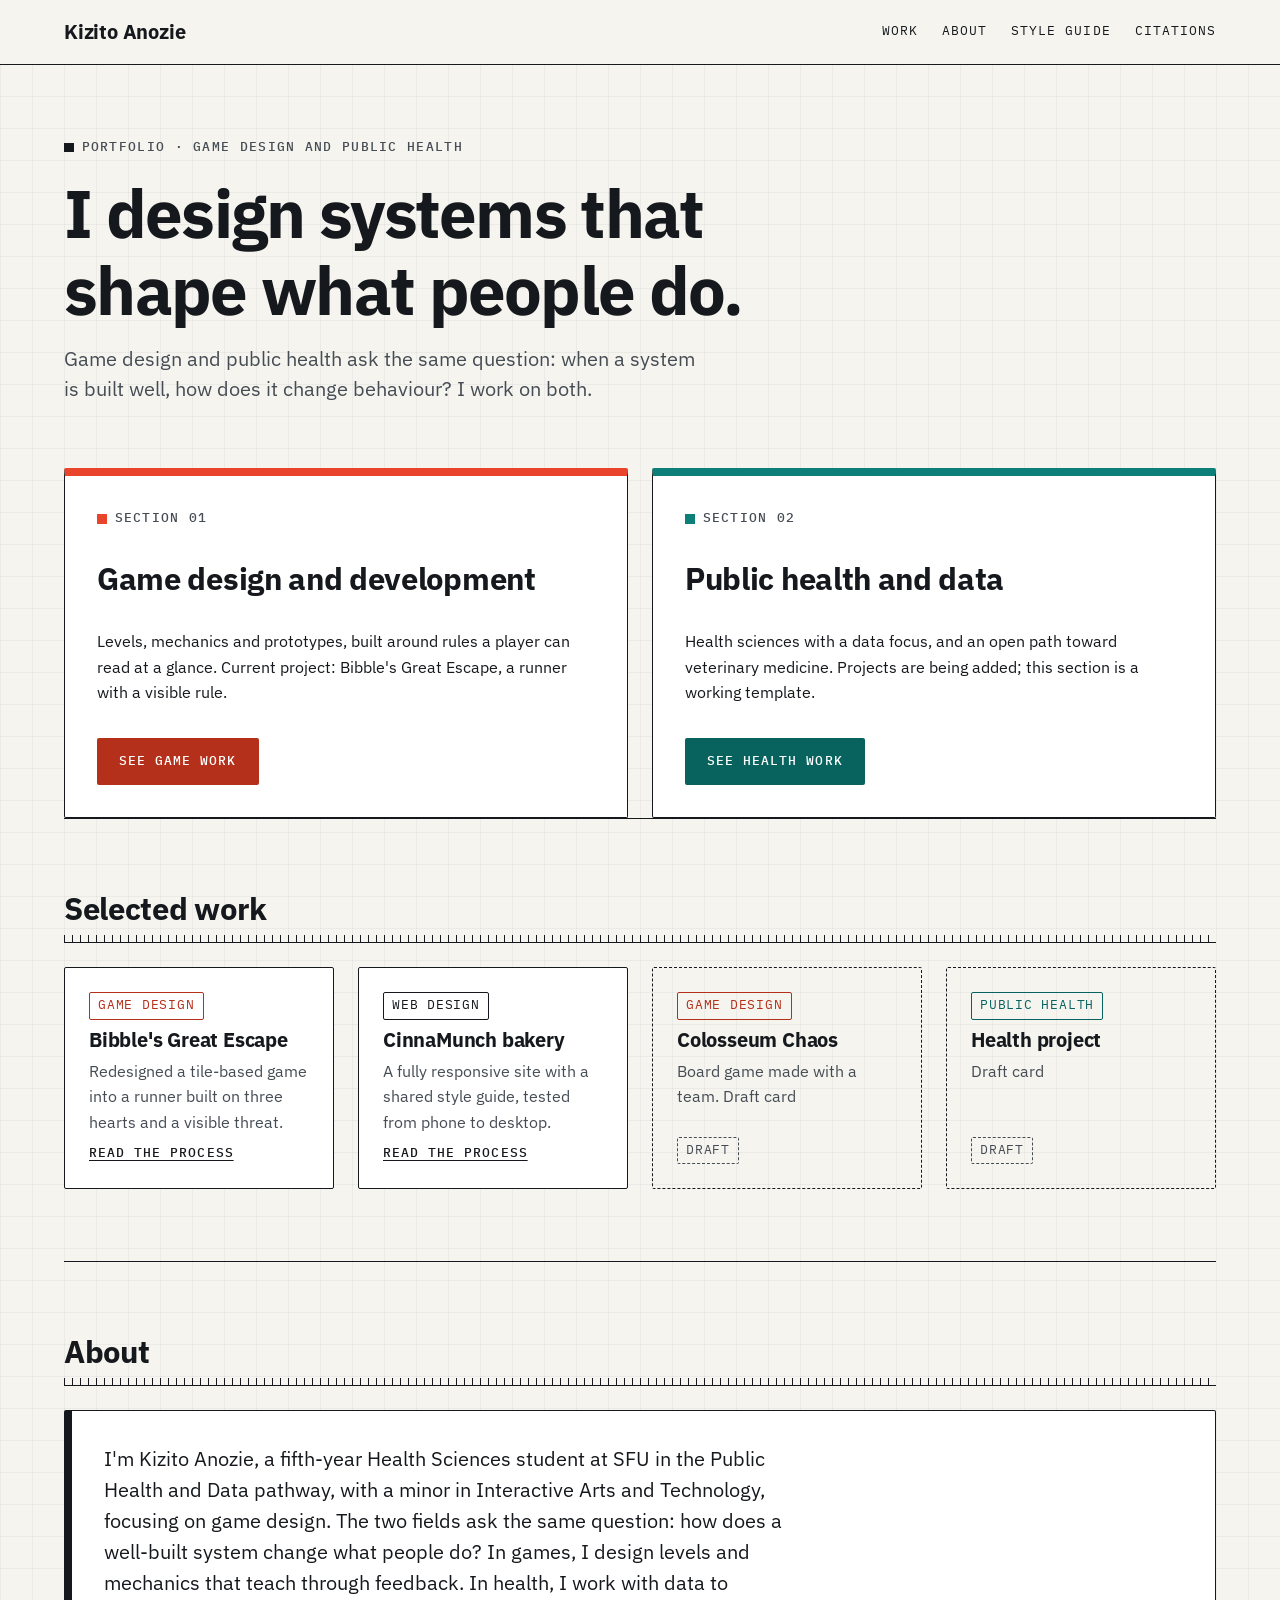
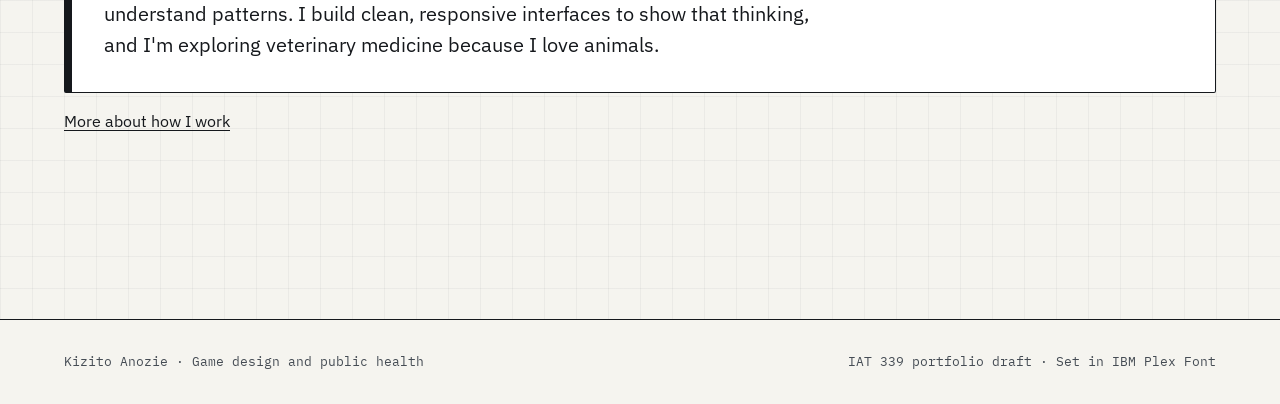
<file: index.html>
<!DOCTYPE html>
<html lang="en">
  <head>
    <meta charset="utf-8">
    <meta name="viewport" content="width=device-width, initial-scale=1.0">
    <title>Kizito Anozie | Game design and public health</title>
    <meta name="description" content="Portfolio of Kizito Anozie: game design and development, public health and data.">
    <link rel="stylesheet" href="css/fonts.css">
    <link rel="stylesheet" href="css/main.css">
  </head>
  <body class="">
    <a class="skip-link" href="#main">Skip to main content</a>
    <header class="site-header">
      <div class="wrap">
        <a class="brand" href="index.html">Kizito Anozie</a>
        <nav aria-label="Main">
          <ul class="nav-list">
            <li><a href="index.html#work">Work</a></li>
            <li><a href="about.html">About</a></li>
            <li><a href="styleguide.html">Style guide</a></li>
            <li><a href="citations.html">Citations</a></li>
          </ul>
        </nav>
      </div>
    </header>
    <main id="main">

      <section class="hero wrap" aria-labelledby="hero-title">
        <p class="eyebrow">Portfolio · Game design and public health</p>
        <h1 id="hero-title">I design systems that shape what people do.</h1>
        <p class="lede">Game design and public health ask the same question: when a system is built well, how does it change behaviour? I work on both.</p>
      </section>

      <section class="wrap" aria-label="Choose a section">
        <div class="doors">
          <article class="door door--game theme-game">
            <p class="eyebrow">Section 01</p>
            <h2>Game design and development</h2>
            <p>Levels, mechanics and prototypes, built around rules a player can read at a glance. Current project: Bibble's Great Escape, a runner with a visible rule.</p>
            <div class="btn-row"><a class="btn btn--game" href="project-bibble.html">See game work</a></div>
          </article>
          <article class="door door--health theme-health">
            <p class="eyebrow">Section 02</p>
            <h2>Public health and data</h2>
            <p>Health sciences with a data focus, and an open path toward veterinary medicine. Projects are being added; this section is a working template.</p>
            <div class="btn-row"><a class="btn btn--health" href="#work">See health work</a></div>
          </article>
        </div>
      </section>

      <section class="section wrap" id="work" aria-labelledby="work-title">
        <h2 class="ruler" id="work-title">Selected work</h2>
        <div class="auto-grid">
          <article class="card">
            <span class="tag tag--game">Game design</span>
            <h3>Bibble's Great Escape</h3>
            <p>Redesigned a tile-based game into a runner built on three hearts and a visible threat.</p>
            <a class="card__link" href="project-bibble.html">Read the process</a>
          </article>
          <article class="card">
            <span class="tag">Web design</span>
            <h3>CinnaMunch bakery</h3>
            <p>A fully responsive site with a shared style guide, tested from phone to desktop.</p>
            <a class="card__link" href="project-cinnamunch.html">Read the process</a>
          </article>
          <article class="card card--draft">
            <span class="tag tag--game">Game design</span>
            <h3>Colosseum Chaos</h3>
            <p>Board game made with a team. Draft card</p>
            <span class="tag tag--draft">Draft</span>
          </article>
          <article class="card card--draft">
            <span class="tag tag--health">Public health</span>
            <h3>Health project</h3>
            <p>Draft card</p>
            <span class="tag tag--draft">Draft</span>
          </article>
        </div>
      </section>

      <section class="section wrap" aria-labelledby="bio-title">
        <h2 class="ruler" id="bio-title">About</h2>
        <div class="bio">
          <p>I'm Kizito Anozie, a fifth-year Health Sciences student at SFU in the Public Health and Data pathway, with a minor in Interactive Arts and Technology, focusing on game design. The two fields ask the same question: how does a well-built system change what people do? In games, I design levels and mechanics that teach through feedback. In health, I work with data to understand patterns. I build clean, responsive interfaces to show that thinking, and I'm exploring veterinary medicine because I love animals.</p>
        </div>
        <p style="margin-top: var(--s3);"><a href="about.html">More about how I work</a></p>
      </section>
    </main>
    <footer class="site-footer">
      <div class="wrap">
        <p>Kizito Anozie · Game design and public health</p>
        <p>IAT 339 portfolio draft · Set in IBM Plex Font</p>
      </div>
    </footer>
  </body>
</html>
</file>
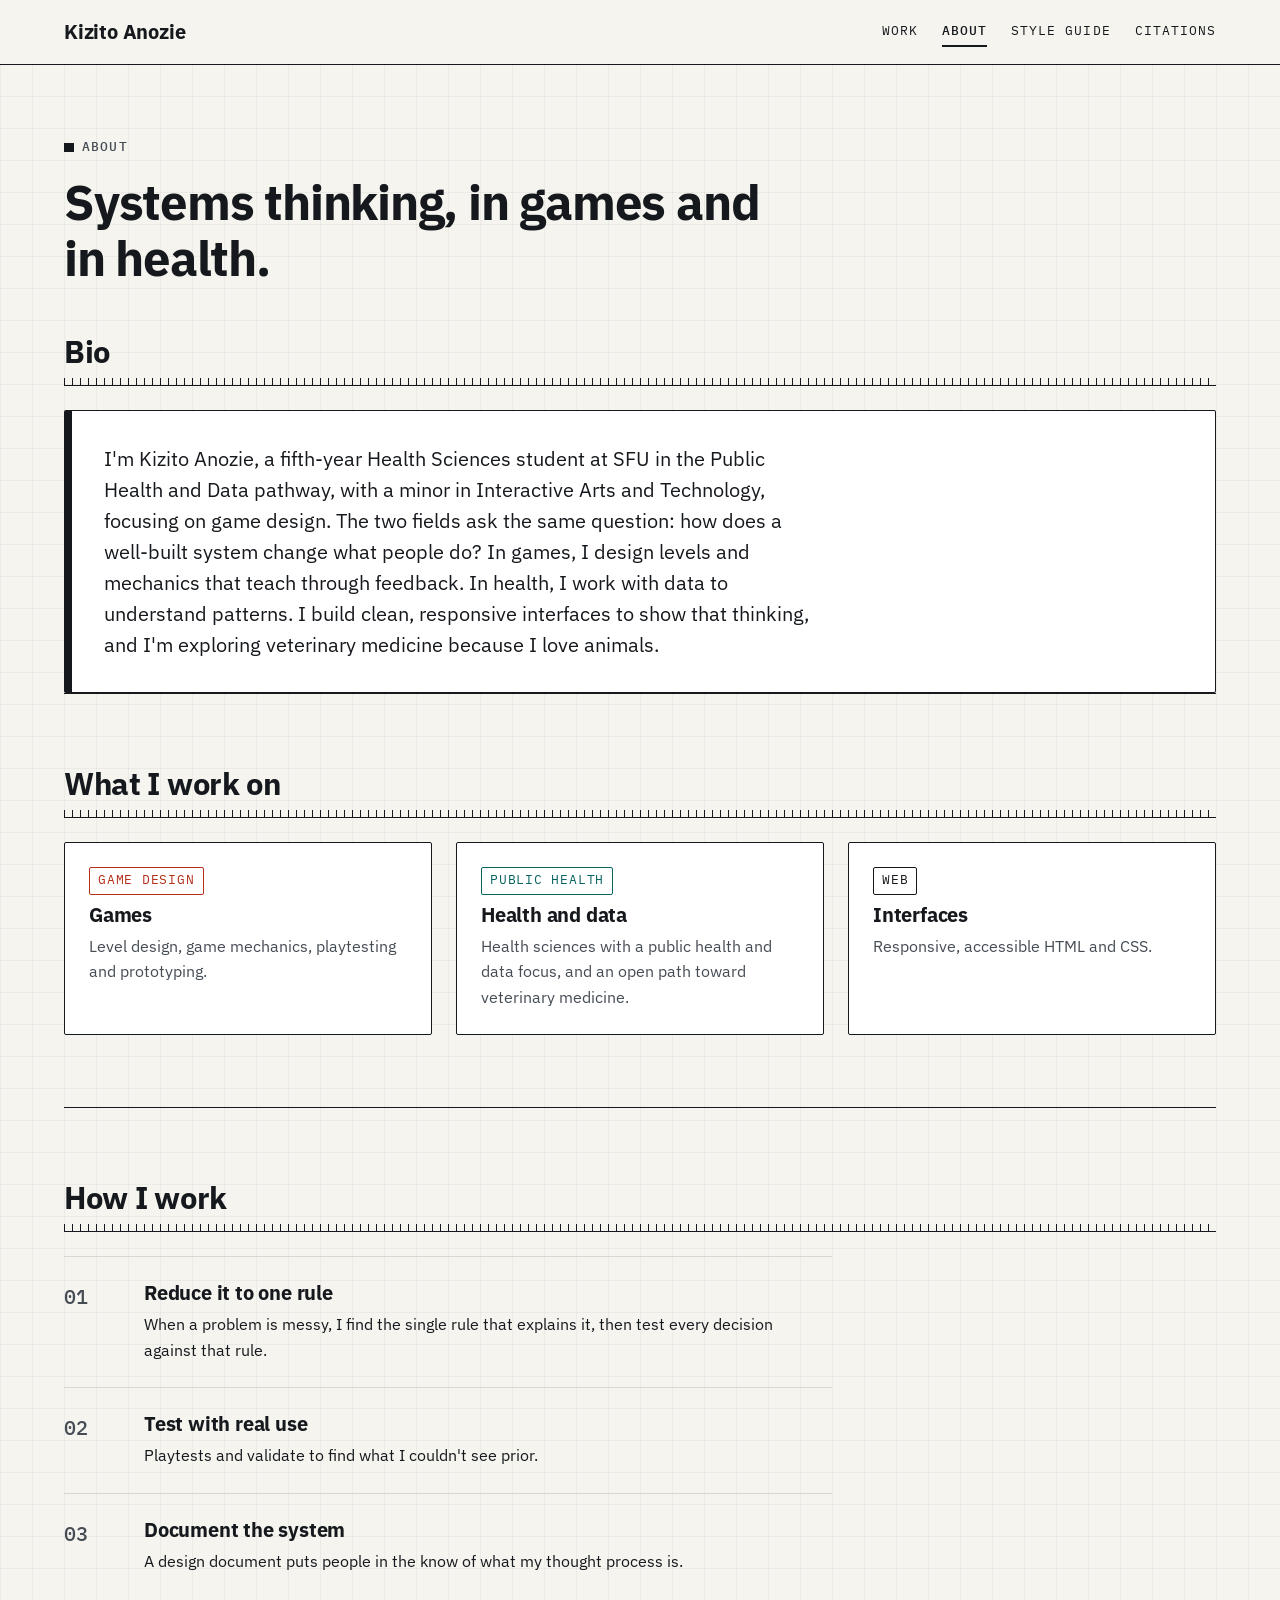
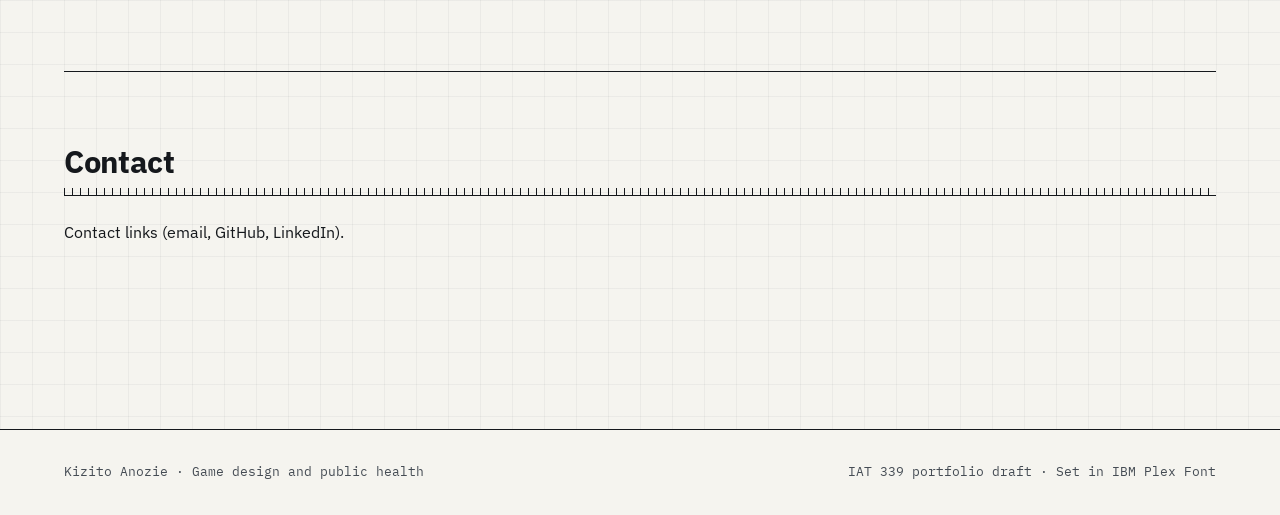
<file: about.html>
<!DOCTYPE html>
<html lang="en">
  <head>
    <meta charset="utf-8">
    <meta name="viewport" content="width=device-width, initial-scale=1.0">
    <title>About | Kizito Anozie</title>
    <meta name="description" content="About Kizito Anozie: bio and how I work.">
    <link rel="stylesheet" href="css/fonts.css">
    <link rel="stylesheet" href="css/main.css">
  </head>
  <body class="">
    <a class="skip-link" href="#main">Skip to main content</a>
    <header class="site-header">
      <div class="wrap">
        <a class="brand" href="index.html">Kizito Anozie</a>
        <nav aria-label="Main">
          <ul class="nav-list">
            <li><a href="index.html#work">Work</a></li>
            <li><a href="about.html" aria-current="page">About</a></li>
            <li><a href="styleguide.html">Style guide</a></li>
            <li><a href="citations.html">Citations</a></li>
          </ul>
        </nav>
      </div>
    </header>
    <main id="main">

      <section class="page-title wrap" aria-labelledby="page-title">
        <p class="eyebrow">About</p>
        <h1 id="page-title">Systems thinking, in games and in health.</h1>
      </section>

      <section class="wrap" aria-labelledby="bio-title">
        <h2 class="ruler" id="bio-title">Bio</h2>
        <div class="bio">
          <p>I'm Kizito Anozie, a fifth-year Health Sciences student at SFU in the Public Health and Data pathway, with a minor in Interactive Arts and Technology, focusing on game design. The two fields ask the same question: how does a well-built system change what people do? In games, I design levels and mechanics that teach through feedback. In health, I work with data to understand patterns. I build clean, responsive interfaces to show that thinking, and I'm exploring veterinary medicine because I love animals.</p>
        </div>
      </section>

      <section class="section wrap" aria-labelledby="skills-title">
        <h2 class="ruler" id="skills-title">What I work on</h2>
        <div class="auto-grid">
          <article class="card theme-game">
            <span class="tag tag--game">Game design</span>
            <h3>Games</h3>
            <p>Level design, game mechanics, playtesting and prototyping.</p>
          </article>
          <article class="card theme-health">
            <span class="tag tag--health">Public health</span>
            <h3>Health and data</h3>
            <p>Health sciences with a public health and data focus, and an open path toward veterinary medicine.</p>
          </article>
          <article class="card">
            <span class="tag">Web</span>
            <h3>Interfaces</h3>
            <p>Responsive, accessible HTML and CSS.</p>
          </article>
        </div>
      </section>

      <section class="section wrap" aria-labelledby="how-title">
        <h2 class="ruler" id="how-title">How I work</h2>
        <ol class="steps analysis">
          <li><div><h3>Reduce it to one rule</h3><p>When a problem is messy, I find the single rule that explains it, then test every decision against that rule.</p></div></li>
          <li><div><h3>Test with real use</h3><p>Playtests and validate to find what I couldn't see prior.</p></div></li>
          <li><div><h3>Document the system</h3><p>A design document puts people in the know of what my thought process is.</p></div></li>
        </ol>
      </section>

      <section class="section wrap" aria-labelledby="contact-title">
        <h2 class="ruler" id="contact-title">Contact</h2>
        <p>Contact links (email, GitHub, LinkedIn).</p>
      </section>
    </main>
    <footer class="site-footer">
      <div class="wrap">
        <p>Kizito Anozie · Game design and public health</p>
        <p>IAT 339 portfolio draft · Set in IBM Plex Font</p>
      </div>
    </footer>
  </body>
</html>
</file>
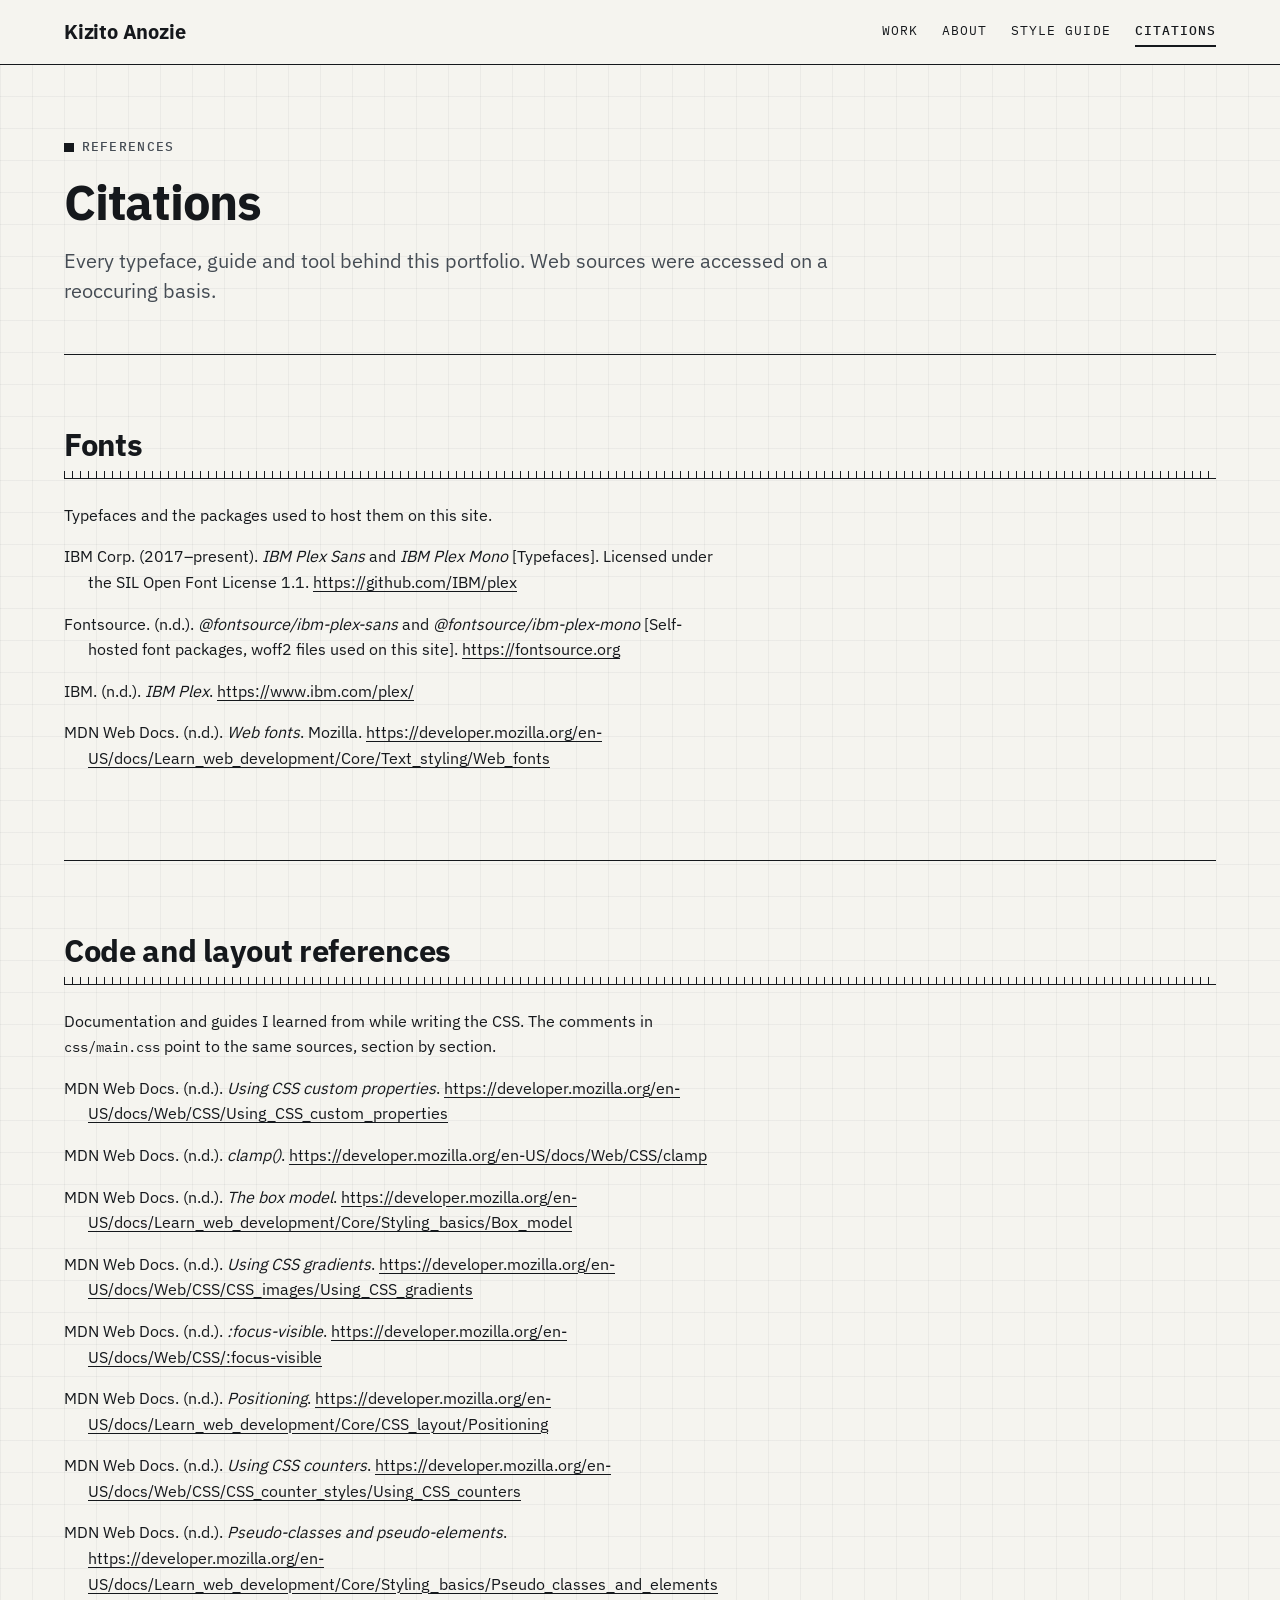
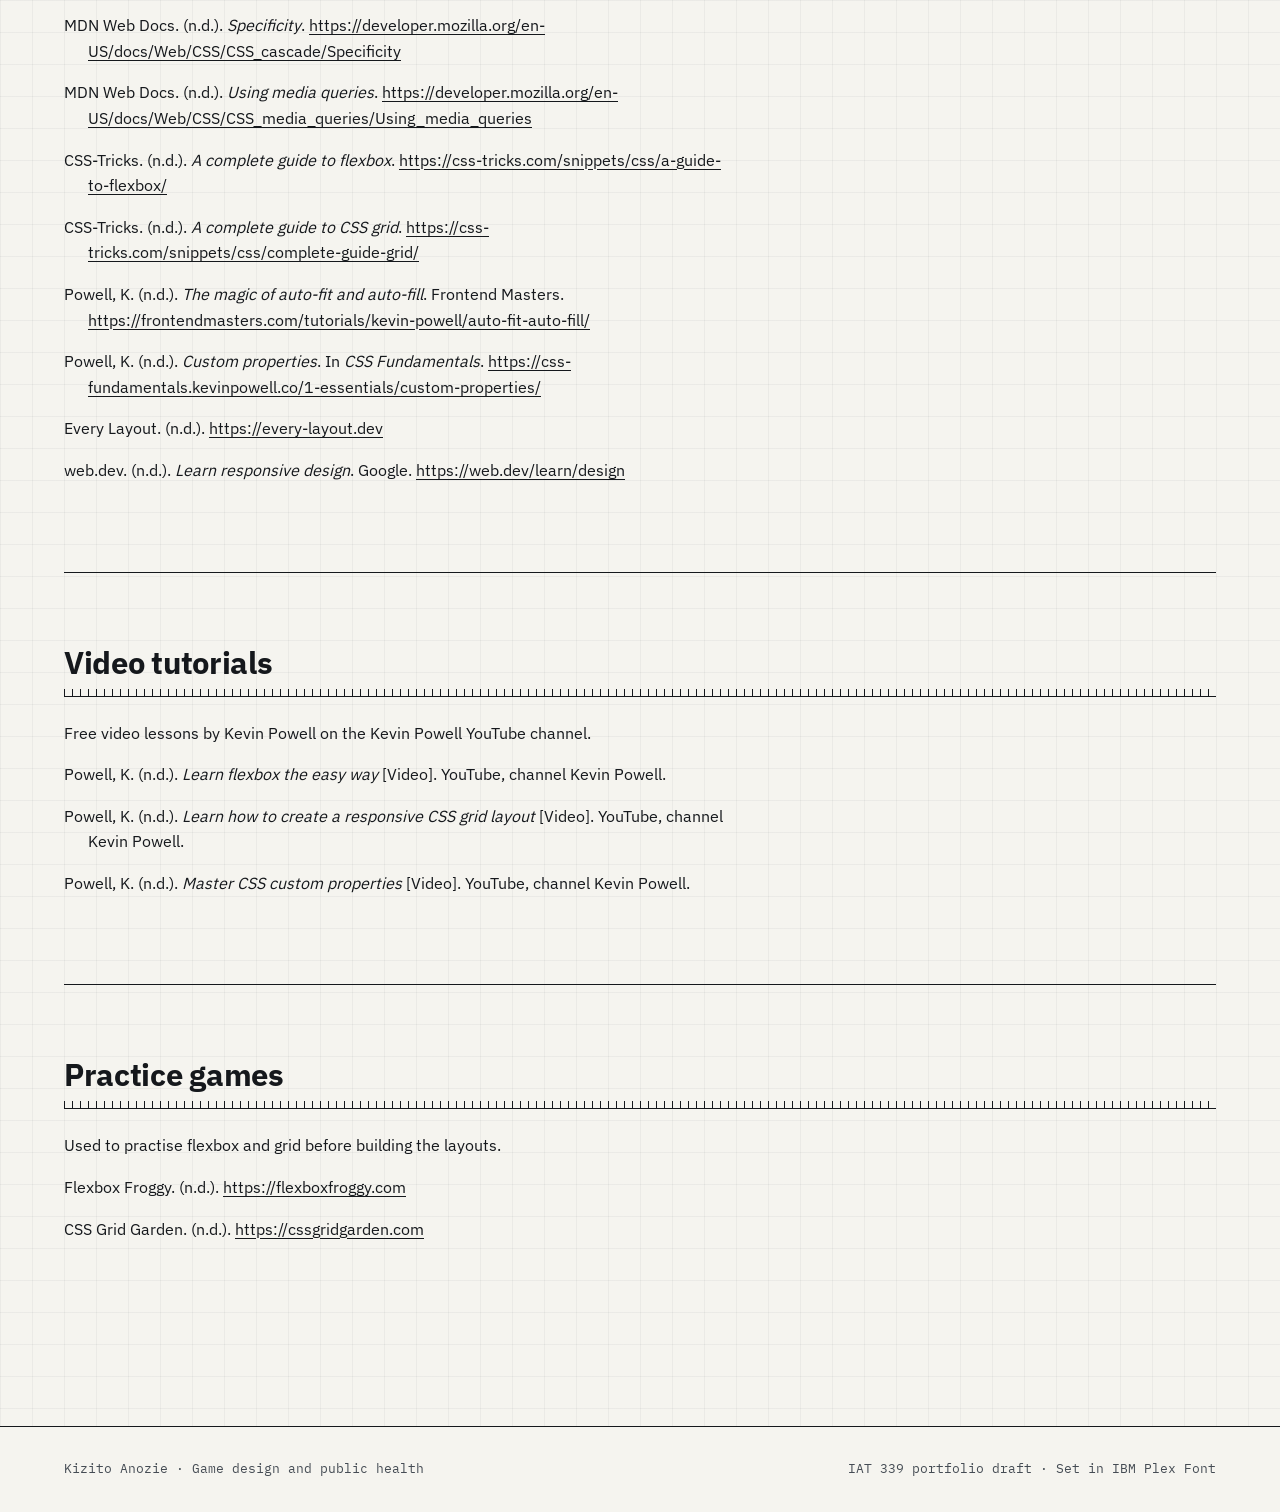
<file: citations.html>
<!DOCTYPE html>
<html lang="en">
  <head>
    <meta charset="utf-8">
    <meta name="viewport" content="width=device-width, initial-scale=1.0">
    <title>Citations | Kizito Anozie</title>
    <meta name="description" content="Citations for the fonts, code references, tools and images used in this portfolio.">
    <link rel="stylesheet" href="css/fonts.css">
    <link rel="stylesheet" href="css/main.css">
  </head>
  <body class="">
    <a class="skip-link" href="#main">Skip to main content</a>
    <header class="site-header">
      <div class="wrap">
        <a class="brand" href="index.html">Kizito Anozie</a>
        <nav aria-label="Main">
          <ul class="nav-list">
            <li><a href="index.html#work">Work</a></li>
            <li><a href="about.html">About</a></li>
            <li><a href="styleguide.html">Style guide</a></li>
            <li><a href="citations.html" aria-current="page">Citations</a></li>
          </ul>
        </nav>
      </div>
    </header>
    <main id="main">

      <section class="page-title wrap" aria-labelledby="page-title">
        <p class="eyebrow">References</p>
        <h1 id="page-title">Citations</h1>
        <p class="lede">Every typeface, guide and tool behind this portfolio. Web sources were accessed on a reoccuring basis.</p>
      </section>

      <section class="section wrap" aria-labelledby="c-fonts">
        <h2 class="ruler" id="c-fonts">Fonts</h2>
        <p>Typefaces and the packages used to host them on this site.</p>
        <ul class="cite-list">
          <li>IBM Corp. (2017–present). <em>IBM Plex Sans</em> and <em>IBM Plex Mono</em> [Typefaces]. Licensed under the SIL Open Font License 1.1. <a href="https://github.com/IBM/plex">https://github.com/IBM/plex</a></li>
          <li>Fontsource. (n.d.). <em>@fontsource/ibm-plex-sans</em> and <em>@fontsource/ibm-plex-mono</em> [Self-hosted font packages, woff2 files used on this site]. <a href="https://fontsource.org">https://fontsource.org</a></li>
          <li>IBM. (n.d.). <em>IBM Plex</em>. <a href="https://www.ibm.com/plex/">https://www.ibm.com/plex/</a></li>
          <li>MDN Web Docs. (n.d.). <em>Web fonts</em>. Mozilla. <a href="https://developer.mozilla.org/en-US/docs/Learn_web_development/Core/Text_styling/Web_fonts">https://developer.mozilla.org/en-US/docs/Learn_web_development/Core/Text_styling/Web_fonts</a></li>
        </ul>
      </section>
      <section class="section wrap" aria-labelledby="c-code">
        <h2 class="ruler" id="c-code">Code and layout references</h2>
        <p>Documentation and guides I learned from while writing the CSS. The comments in <code>css/main.css</code> point to the same sources, section by section.</p>
        <ul class="cite-list">
          <li>MDN Web Docs. (n.d.). <em>Using CSS custom properties</em>. <a href="https://developer.mozilla.org/en-US/docs/Web/CSS/Using_CSS_custom_properties">https://developer.mozilla.org/en-US/docs/Web/CSS/Using_CSS_custom_properties</a></li>
          <li>MDN Web Docs. (n.d.). <em>clamp()</em>. <a href="https://developer.mozilla.org/en-US/docs/Web/CSS/clamp">https://developer.mozilla.org/en-US/docs/Web/CSS/clamp</a></li>
          <li>MDN Web Docs. (n.d.). <em>The box model</em>. <a href="https://developer.mozilla.org/en-US/docs/Learn_web_development/Core/Styling_basics/Box_model">https://developer.mozilla.org/en-US/docs/Learn_web_development/Core/Styling_basics/Box_model</a></li>
          <li>MDN Web Docs. (n.d.). <em>Using CSS gradients</em>. <a href="https://developer.mozilla.org/en-US/docs/Web/CSS/CSS_images/Using_CSS_gradients">https://developer.mozilla.org/en-US/docs/Web/CSS/CSS_images/Using_CSS_gradients</a></li>
          <li>MDN Web Docs. (n.d.). <em>:focus-visible</em>. <a href="https://developer.mozilla.org/en-US/docs/Web/CSS/:focus-visible">https://developer.mozilla.org/en-US/docs/Web/CSS/:focus-visible</a></li>
          <li>MDN Web Docs. (n.d.). <em>Positioning</em>. <a href="https://developer.mozilla.org/en-US/docs/Learn_web_development/Core/CSS_layout/Positioning">https://developer.mozilla.org/en-US/docs/Learn_web_development/Core/CSS_layout/Positioning</a></li>
          <li>MDN Web Docs. (n.d.). <em>Using CSS counters</em>. <a href="https://developer.mozilla.org/en-US/docs/Web/CSS/CSS_counter_styles/Using_CSS_counters">https://developer.mozilla.org/en-US/docs/Web/CSS/CSS_counter_styles/Using_CSS_counters</a></li>
          <li>MDN Web Docs. (n.d.). <em>Pseudo-classes and pseudo-elements</em>. <a href="https://developer.mozilla.org/en-US/docs/Learn_web_development/Core/Styling_basics/Pseudo_classes_and_elements">https://developer.mozilla.org/en-US/docs/Learn_web_development/Core/Styling_basics/Pseudo_classes_and_elements</a></li>
          <li>MDN Web Docs. (n.d.). <em>Specificity</em>. <a href="https://developer.mozilla.org/en-US/docs/Web/CSS/CSS_cascade/Specificity">https://developer.mozilla.org/en-US/docs/Web/CSS/CSS_cascade/Specificity</a></li>
          <li>MDN Web Docs. (n.d.). <em>Using media queries</em>. <a href="https://developer.mozilla.org/en-US/docs/Web/CSS/CSS_media_queries/Using_media_queries">https://developer.mozilla.org/en-US/docs/Web/CSS/CSS_media_queries/Using_media_queries</a></li>
          <li>CSS-Tricks. (n.d.). <em>A complete guide to flexbox</em>. <a href="https://css-tricks.com/snippets/css/a-guide-to-flexbox/">https://css-tricks.com/snippets/css/a-guide-to-flexbox/</a></li>
          <li>CSS-Tricks. (n.d.). <em>A complete guide to CSS grid</em>. <a href="https://css-tricks.com/snippets/css/complete-guide-grid/">https://css-tricks.com/snippets/css/complete-guide-grid/</a></li>
          <li>Powell, K. (n.d.). <em>The magic of auto-fit and auto-fill</em>. Frontend Masters. <a href="https://frontendmasters.com/tutorials/kevin-powell/auto-fit-auto-fill/">https://frontendmasters.com/tutorials/kevin-powell/auto-fit-auto-fill/</a></li>
          <li>Powell, K. (n.d.). <em>Custom properties</em>. In <em>CSS Fundamentals</em>. <a href="https://css-fundamentals.kevinpowell.co/1-essentials/custom-properties/">https://css-fundamentals.kevinpowell.co/1-essentials/custom-properties/</a></li>
          <li>Every Layout. (n.d.). <a href="https://every-layout.dev">https://every-layout.dev</a></li>
          <li>web.dev. (n.d.). <em>Learn responsive design</em>. Google. <a href="https://web.dev/learn/design">https://web.dev/learn/design</a></li>
        </ul>
      </section>
      <section class="section wrap" aria-labelledby="c-video">
        <h2 class="ruler" id="c-video">Video tutorials</h2>
        <p>Free video lessons by Kevin Powell on the Kevin Powell YouTube channel.</p>
        <ul class="cite-list">
          <li>Powell, K. (n.d.). <em>Learn flexbox the easy way</em> [Video]. YouTube, channel Kevin Powell.</li>
          <li>Powell, K. (n.d.). <em>Learn how to create a responsive CSS grid layout</em> [Video]. YouTube, channel Kevin Powell.</li>
          <li>Powell, K. (n.d.). <em>Master CSS custom properties</em> [Video]. YouTube, channel Kevin Powell.</li>
        </ul>
      </section>
      <section class="section wrap" aria-labelledby="c-practice">
        <h2 class="ruler" id="c-practice">Practice games</h2>
        <p>Used to practise flexbox and grid before building the layouts.</p>
        <ul class="cite-list">
          <li>Flexbox Froggy. (n.d.). <a href="https://flexboxfroggy.com">https://flexboxfroggy.com</a></li>
          <li>CSS Grid Garden. (n.d.). <a href="https://cssgridgarden.com">https://cssgridgarden.com</a></li>
        </ul>
      </section>

    </main>
    <footer class="site-footer">
      <div class="wrap">
        <p>Kizito Anozie · Game design and public health</p>
        <p>IAT 339 portfolio draft · Set in IBM Plex Font</p>
      </div>
    </footer>
  </body>
</html>
</file>
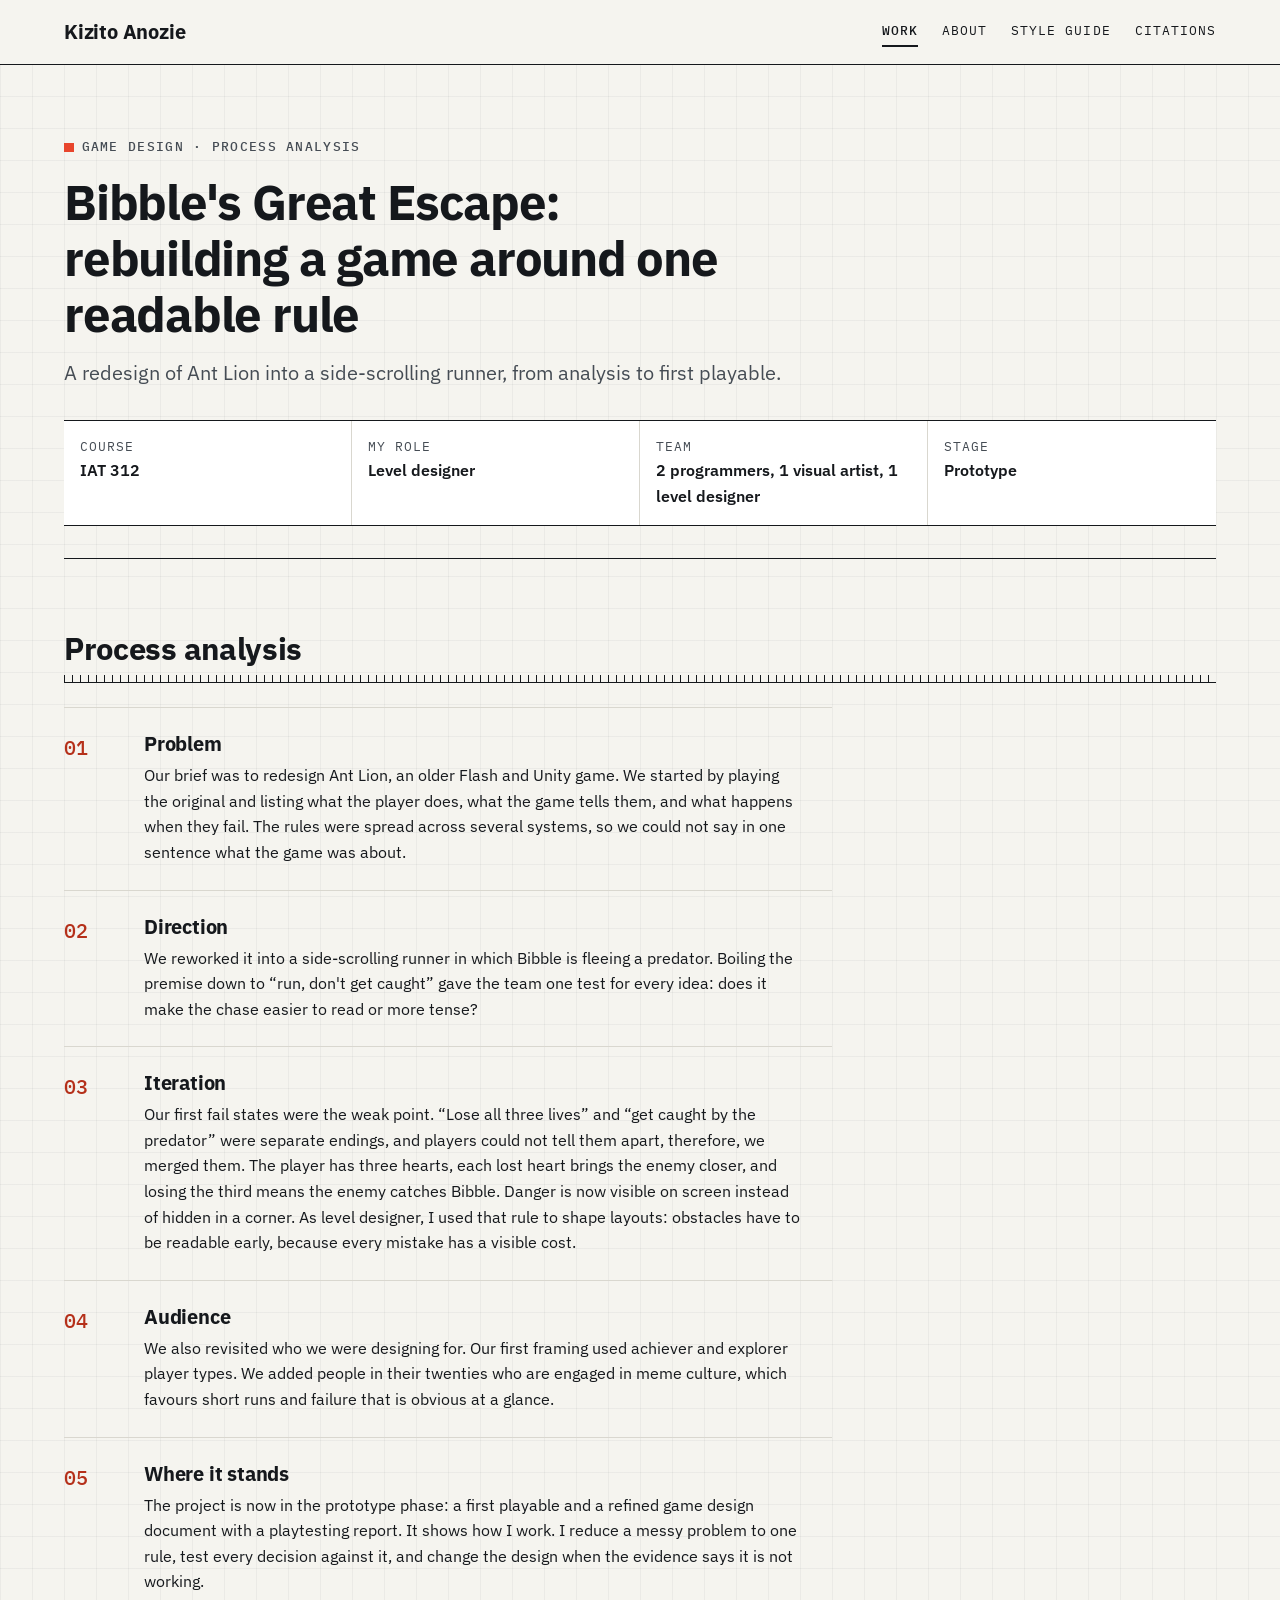
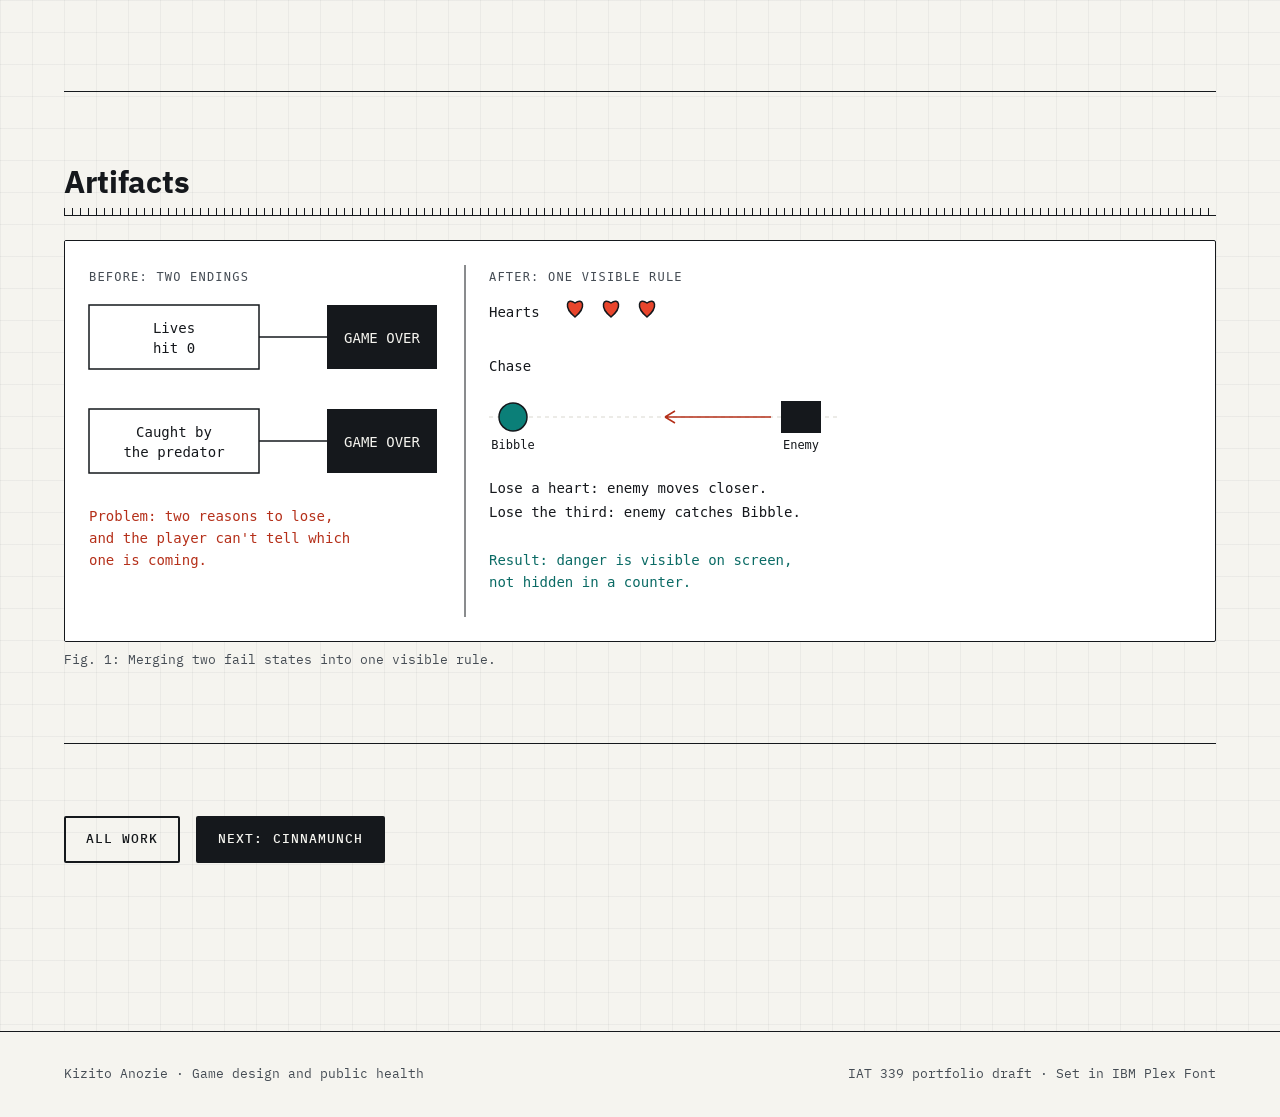
<file: project-bibble.html>
<!DOCTYPE html>
<html lang="en">
  <head>
    <meta charset="utf-8">
    <meta name="viewport" content="width=device-width, initial-scale=1.0">
    <title>Bibble's Great Escape | Process analysis | Kizito Anozie</title>
    <meta name="description" content="Process analysis of Bibble's Great Escape, a runner redesign of Ant Lion.">
    <link rel="stylesheet" href="css/fonts.css">
    <link rel="stylesheet" href="css/main.css">
  </head>
  <body class="theme-game">
    <a class="skip-link" href="#main">Skip to main content</a>
    <header class="site-header">
      <div class="wrap">
        <a class="brand" href="index.html">Kizito Anozie</a>
        <nav aria-label="Main">
          <ul class="nav-list">
            <li><a href="index.html#work" aria-current="true">Work</a></li>
            <li><a href="about.html">About</a></li>
            <li><a href="styleguide.html">Style guide</a></li>
            <li><a href="citations.html">Citations</a></li>
          </ul>
        </nav>
      </div>
    </header>
    <main id="main">

      <section class="page-title wrap" aria-labelledby="page-title">
        <p class="eyebrow">Game design · Process analysis</p>
        <h1 id="page-title">Bibble's Great Escape: rebuilding a game around one readable rule</h1>
        <p class="lede">A redesign of Ant Lion into a side-scrolling runner, from analysis to first playable.</p>
        <dl class="meta">
          <div><dt>Course</dt><dd>IAT 312</dd></div>
          <div><dt>My role</dt><dd>Level designer</dd></div>
          <div><dt>Team</dt><dd>2 programmers, 1 visual artist, 1 level designer</dd></div>
          <div><dt>Stage</dt><dd>Prototype</dd></div>
        </dl>
      </section>

      <section class="section wrap" aria-labelledby="analysis-title">
        <h2 class="ruler" id="analysis-title">Process analysis</h2>
        <div class="analysis">
        <ol class="steps">
          <li>
            <div>
              <h3>Problem</h3>
              <p>Our brief was to redesign Ant Lion, an older Flash and Unity game. We started by playing the original and listing what the player does, what the game tells them, and what happens when they fail. The rules were spread across several systems, so we could not say in one sentence what the game was about.</p>
            </div>
          </li>
          <li>
            <div>
              <h3>Direction</h3>
              <p>We reworked it into a side-scrolling runner in which Bibble is fleeing a predator. Boiling the premise down to “run, don't get caught” gave the team one test for every idea: does it make the chase easier to read or more tense?</p>
            </div>
          </li>
          <li>
            <div>
              <h3>Iteration</h3>
              <p>Our first fail states were the weak point. “Lose all three lives” and “get caught by the predator” were separate endings, and players could not tell them apart, therefore, we merged them. The player has three hearts, each lost heart brings the enemy closer, and losing the third means the enemy catches Bibble. Danger is now visible on screen instead of hidden in a corner. As level designer, I used that rule to shape layouts: obstacles have to be readable early, because every mistake has a visible cost.</p>
            </div>
          </li>
          <li>
            <div>
              <h3>Audience</h3>
              <p>We also revisited who we were designing for. Our first framing used achiever and explorer player types. We added people in their twenties who are engaged in meme culture, which favours short runs and failure that is obvious at a glance.</p>
            </div>
          </li>
          <li>
            <div>
              <h3>Where it stands</h3>
              <p>The project is now in the prototype phase: a first playable and a refined game design document with a playtesting report. It shows how I work. I reduce a messy problem to one rule, test every decision against it, and change the design when the evidence says it is not working.</p>
            </div>
          </li>
        </ol>
        </div>
      </section>

      <section class="section wrap" aria-labelledby="artifacts-title">
        <h2 class="ruler" id="artifacts-title">Artifacts</h2>
        <figure>
          <div class="figure-frame">
            <img src="img/bibble-fail-states.svg" width="800" height="400" alt="Diagram. Before: lives reaching zero and being caught by the predator are two separate game-over endings. After: three hearts, and each lost heart moves the enemy closer to Bibble; the third lost heart means the enemy catches Bibble.">
          </div>
          <figcaption>Fig. 1: Merging two fail states into one visible rule.</figcaption>
        </figure>
      </section>

      <section class="section wrap" aria-label="Next project">
        <div class="btn-row">
          <a class="btn btn--ghost" href="index.html#work">All work</a>
          <a class="btn" href="project-cinnamunch.html">Next: CinnaMunch</a>
        </div>
      </section>
    </main>
    <footer class="site-footer">
      <div class="wrap">
        <p>Kizito Anozie · Game design and public health</p>
        <p>IAT 339 portfolio draft · Set in IBM Plex Font</p>
      </div>
    </footer>
  </body>
</html>
</file>
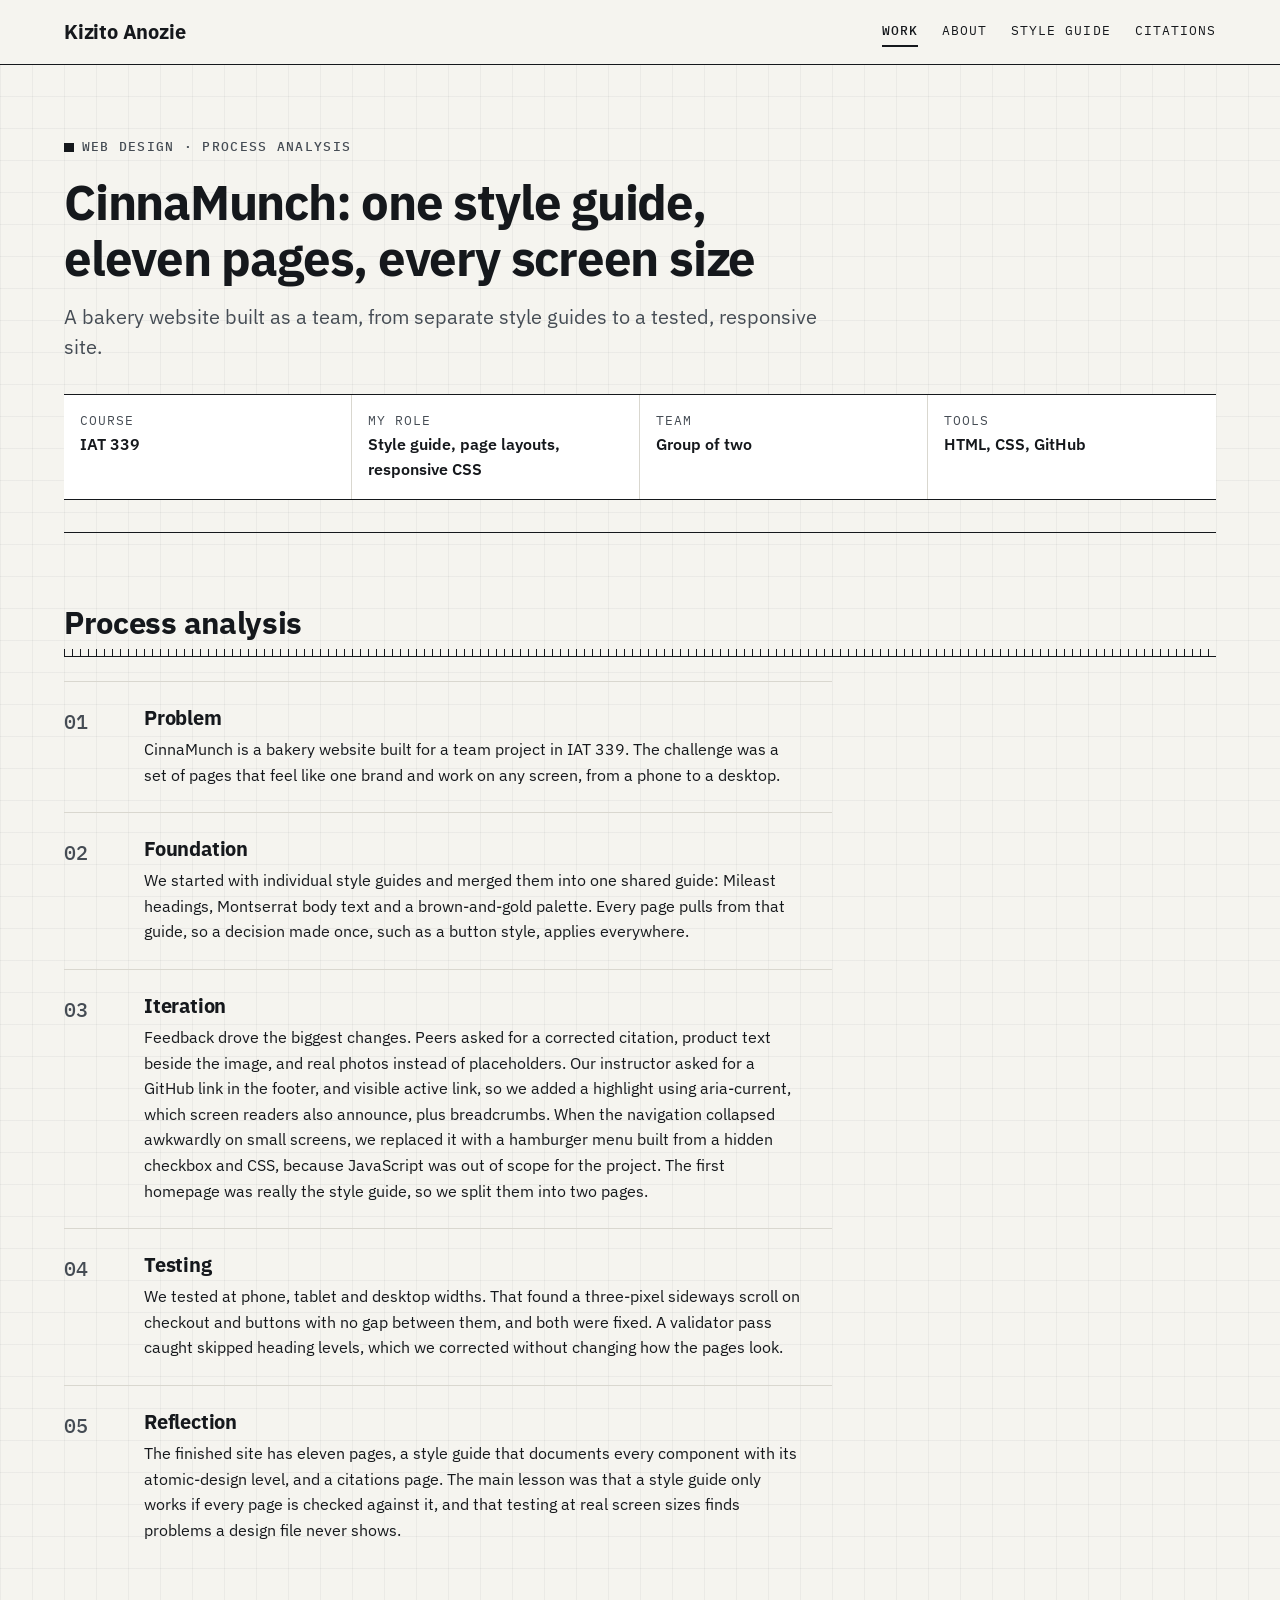
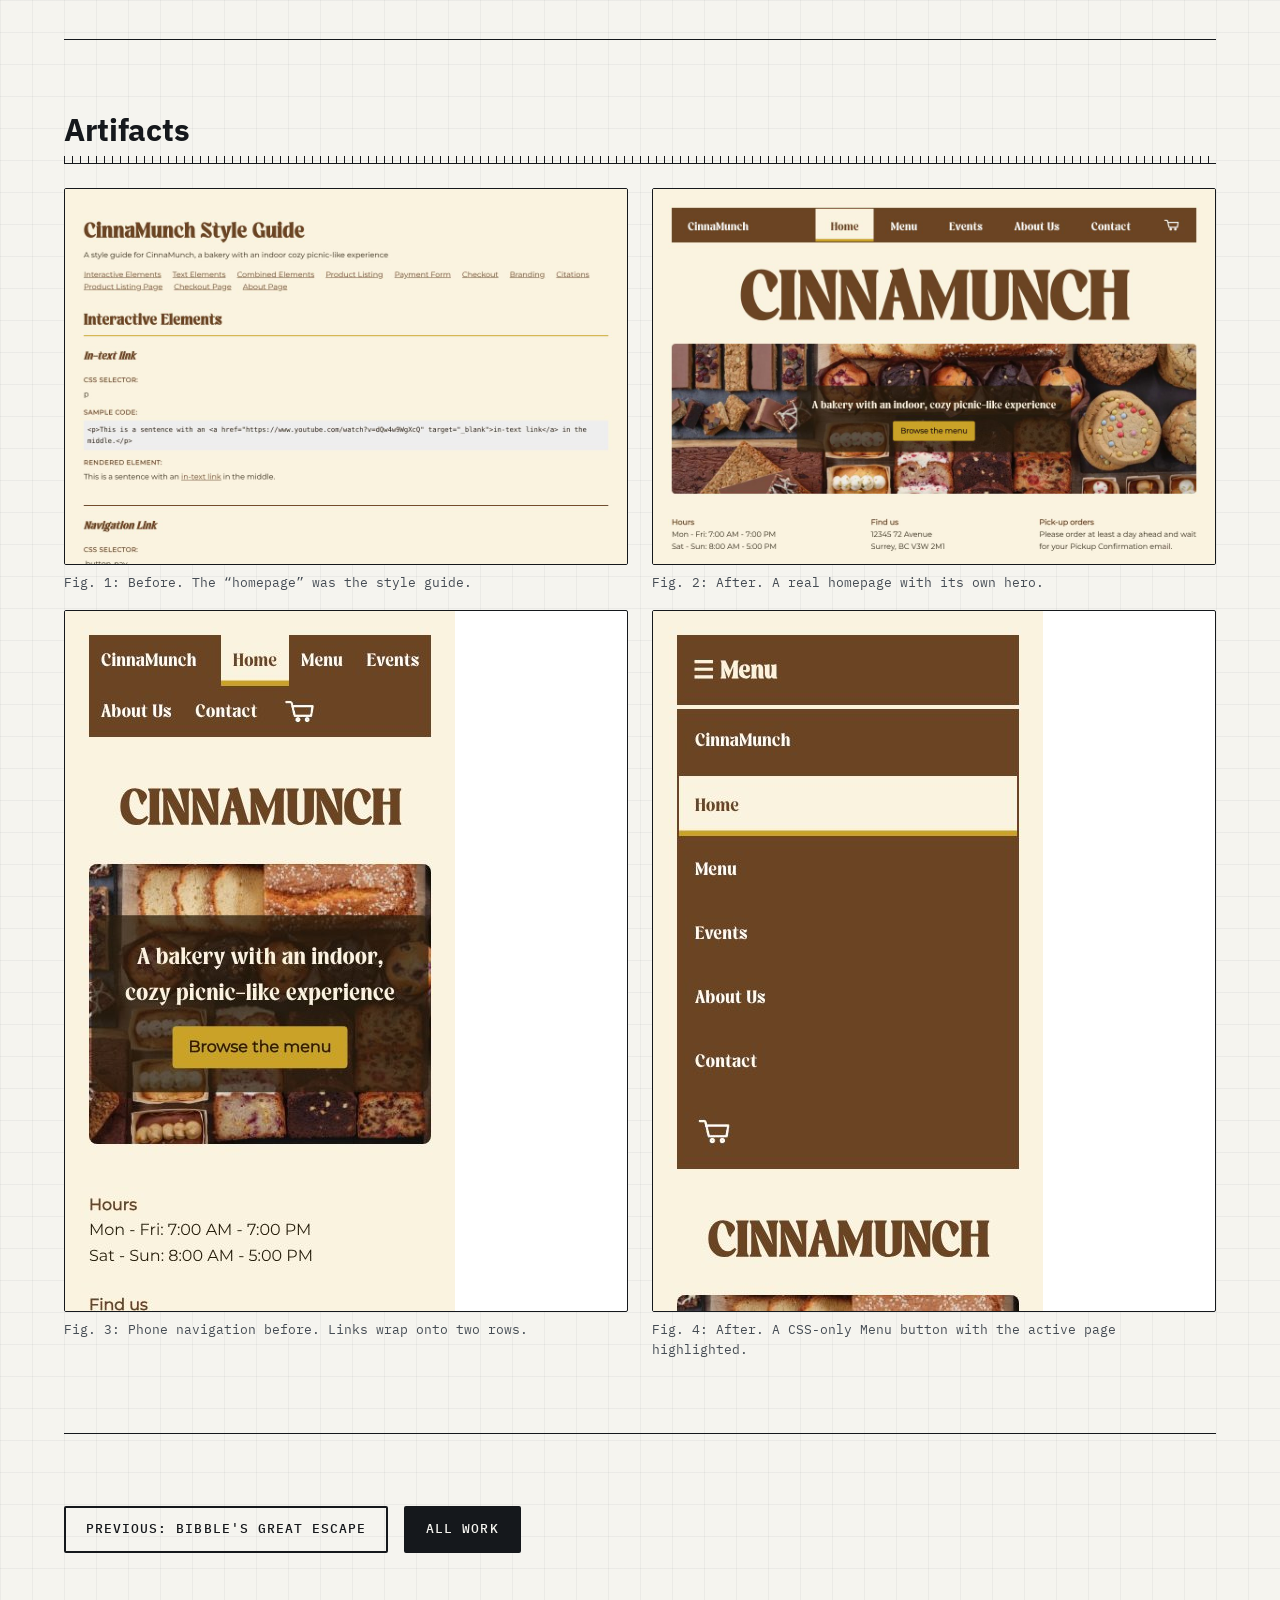
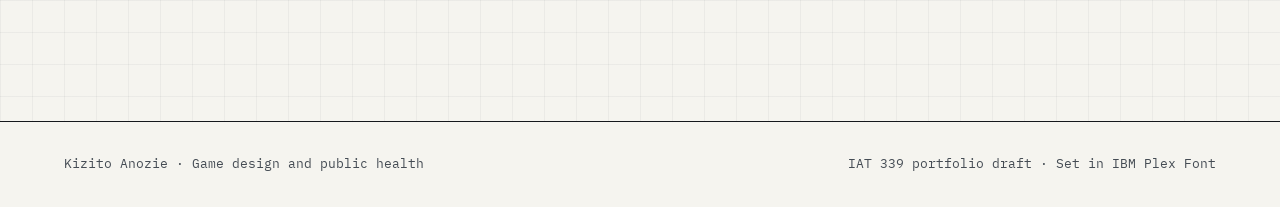
<file: project-cinnamunch.html>
<!DOCTYPE html>
<html lang="en">
  <head>
    <meta charset="utf-8">
    <meta name="viewport" content="width=device-width, initial-scale=1.0">
    <title>CinnaMunch | Process analysis | Kizito Anozie</title>
    <meta name="description" content="Process analysis of the CinnaMunch bakery website.">
    <link rel="stylesheet" href="css/fonts.css">
    <link rel="stylesheet" href="css/main.css">
  </head>
  <body class="">
    <a class="skip-link" href="#main">Skip to main content</a>
    <header class="site-header">
      <div class="wrap">
        <a class="brand" href="index.html">Kizito Anozie</a>
        <nav aria-label="Main">
          <ul class="nav-list">
            <li><a href="index.html#work" aria-current="true">Work</a></li>
            <li><a href="about.html">About</a></li>
            <li><a href="styleguide.html">Style guide</a></li>
            <li><a href="citations.html">Citations</a></li>
          </ul>
        </nav>
      </div>
    </header>
    <main id="main">

      <section class="page-title wrap" aria-labelledby="page-title">
        <p class="eyebrow">Web design · Process analysis</p>
        <h1 id="page-title">CinnaMunch: one style guide, eleven pages, every screen size</h1>
        <p class="lede">A bakery website built as a team, from separate style guides to a tested, responsive site.</p>
        <dl class="meta">
          <div><dt>Course</dt><dd>IAT 339</dd></div>
          <div><dt>My role</dt><dd>Style guide, page layouts, responsive CSS</dd></div>
          <div><dt>Team</dt><dd>Group of two</dd></div>
          <div><dt>Tools</dt><dd>HTML, CSS, GitHub</dd></div>
        </dl>
      </section>

      <section class="section wrap" aria-labelledby="analysis-title">
        <h2 class="ruler" id="analysis-title">Process analysis</h2>
        <div class="analysis">
        <ol class="steps">
          <li>
            <div>
              <h3>Problem</h3>
              <p>CinnaMunch is a bakery website built for a team project in IAT 339. The challenge was a set of pages that feel like one brand and work on any screen, from a phone to a desktop.</p>
            </div>
          </li>
          <li>
            <div>
              <h3>Foundation</h3>
              <p>We started with individual style guides and merged them into one shared guide: Mileast headings, Montserrat body text and a brown-and-gold palette. Every page pulls from that guide, so a decision made once, such as a button style, applies everywhere.</p>
            </div>
          </li>
          <li>
            <div>
              <h3>Iteration</h3>
              <p>Feedback drove the biggest changes. Peers asked for a corrected citation, product text beside the image, and real photos instead of placeholders. Our instructor asked for a GitHub link in the footer, and visible active link, so we added a highlight using aria-current, which screen readers also announce, plus breadcrumbs. When the navigation collapsed awkwardly on small screens, we replaced it with a hamburger menu built from a hidden checkbox and CSS, because JavaScript was out of scope for the project. The first homepage was really the style guide, so we split them into two pages.</p>
            </div>
          </li>
          <li>
            <div>
              <h3>Testing</h3>
              <p>We tested at phone, tablet and desktop widths. That found a three-pixel sideways scroll on checkout and buttons with no gap between them, and both were fixed. A validator pass caught skipped heading levels, which we corrected without changing how the pages look.</p>
            </div>
          </li>
          <li>
            <div>
              <h3>Reflection</h3>
              <p>The finished site has eleven pages, a style guide that documents every component with its atomic-design level, and a citations page. The main lesson was that a style guide only works if every page is checked against it, and that testing at real screen sizes finds problems a design file never shows.</p>
            </div>
          </li>
        </ol>
        </div>
      </section>

      <section class="section wrap" aria-labelledby="artifacts-title">
        <h2 class="ruler" id="artifacts-title">Artifacts</h2>
        <div class="stack">
          <div class="compare">
            <figure>
              <div class="figure-frame"><img src="img/cinnamunch-home-before.jpg" width="1200" height="800" alt="Early version of the CinnaMunch homepage, which was still the style guide: a title, a list of links and sample code."></div>
              <figcaption>Fig. 1: Before. The “homepage” was the style guide.</figcaption>
            </figure>
            <figure>
              <div class="figure-frame"><img src="img/cinnamunch-home-after.jpg" width="1200" height="800" alt="Final CinnaMunch homepage with the wordmark, a hero photo of baked goods and a call-to-action button."></div>
              <figcaption>Fig. 2: After. A real homepage with its own hero.</figcaption>
            </figure>
          </div>
          <div class="compare">
            <figure>
              <div class="figure-frame"><img src="img/cinnamunch-nav-before-mobile.jpg" width="390" height="700" alt="Phone view of the navigation before the change: the links wrap onto two rows."></div>
              <figcaption>Fig. 3: Phone navigation before. Links wrap onto two rows.</figcaption>
            </figure>
            <figure>
              <div class="figure-frame"><img src="img/cinnamunch-nav-after-mobile.jpg" width="390" height="700" alt="Phone view of the navigation after the change: a Menu button opens a single column of links with the current page highlighted."></div>
              <figcaption>Fig. 4: After. A CSS-only Menu button with the active page highlighted.</figcaption>
            </figure>
          </div>
        </div>
      </section>

      <section class="section wrap" aria-label="Next project">
        <div class="btn-row">
          <a class="btn btn--ghost" href="project-bibble.html">Previous: Bibble's Great Escape</a>
          <a class="btn" href="index.html#work">All work</a>
        </div>
      </section>
    </main>
    <footer class="site-footer">
      <div class="wrap">
        <p>Kizito Anozie · Game design and public health</p>
        <p>IAT 339 portfolio draft · Set in IBM Plex Font</p>
      </div>
    </footer>
  </body>
</html>
</file>
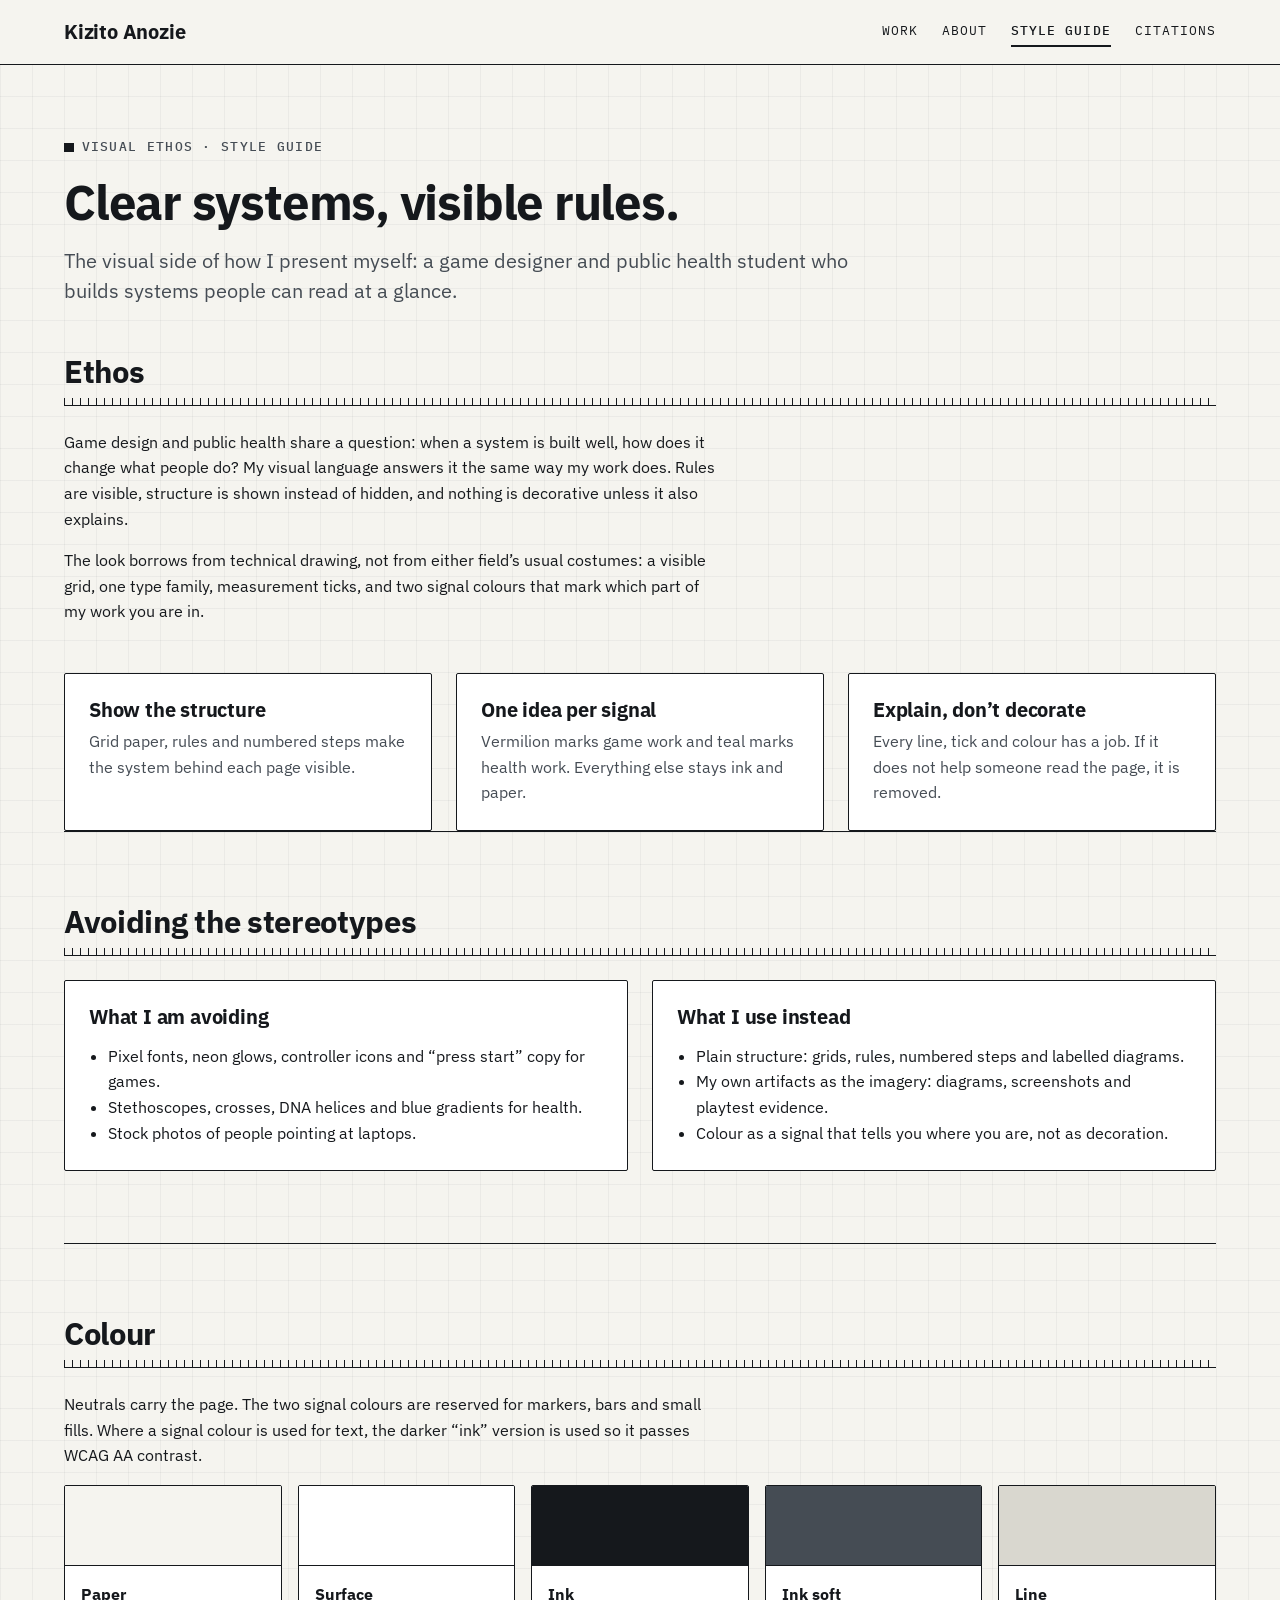
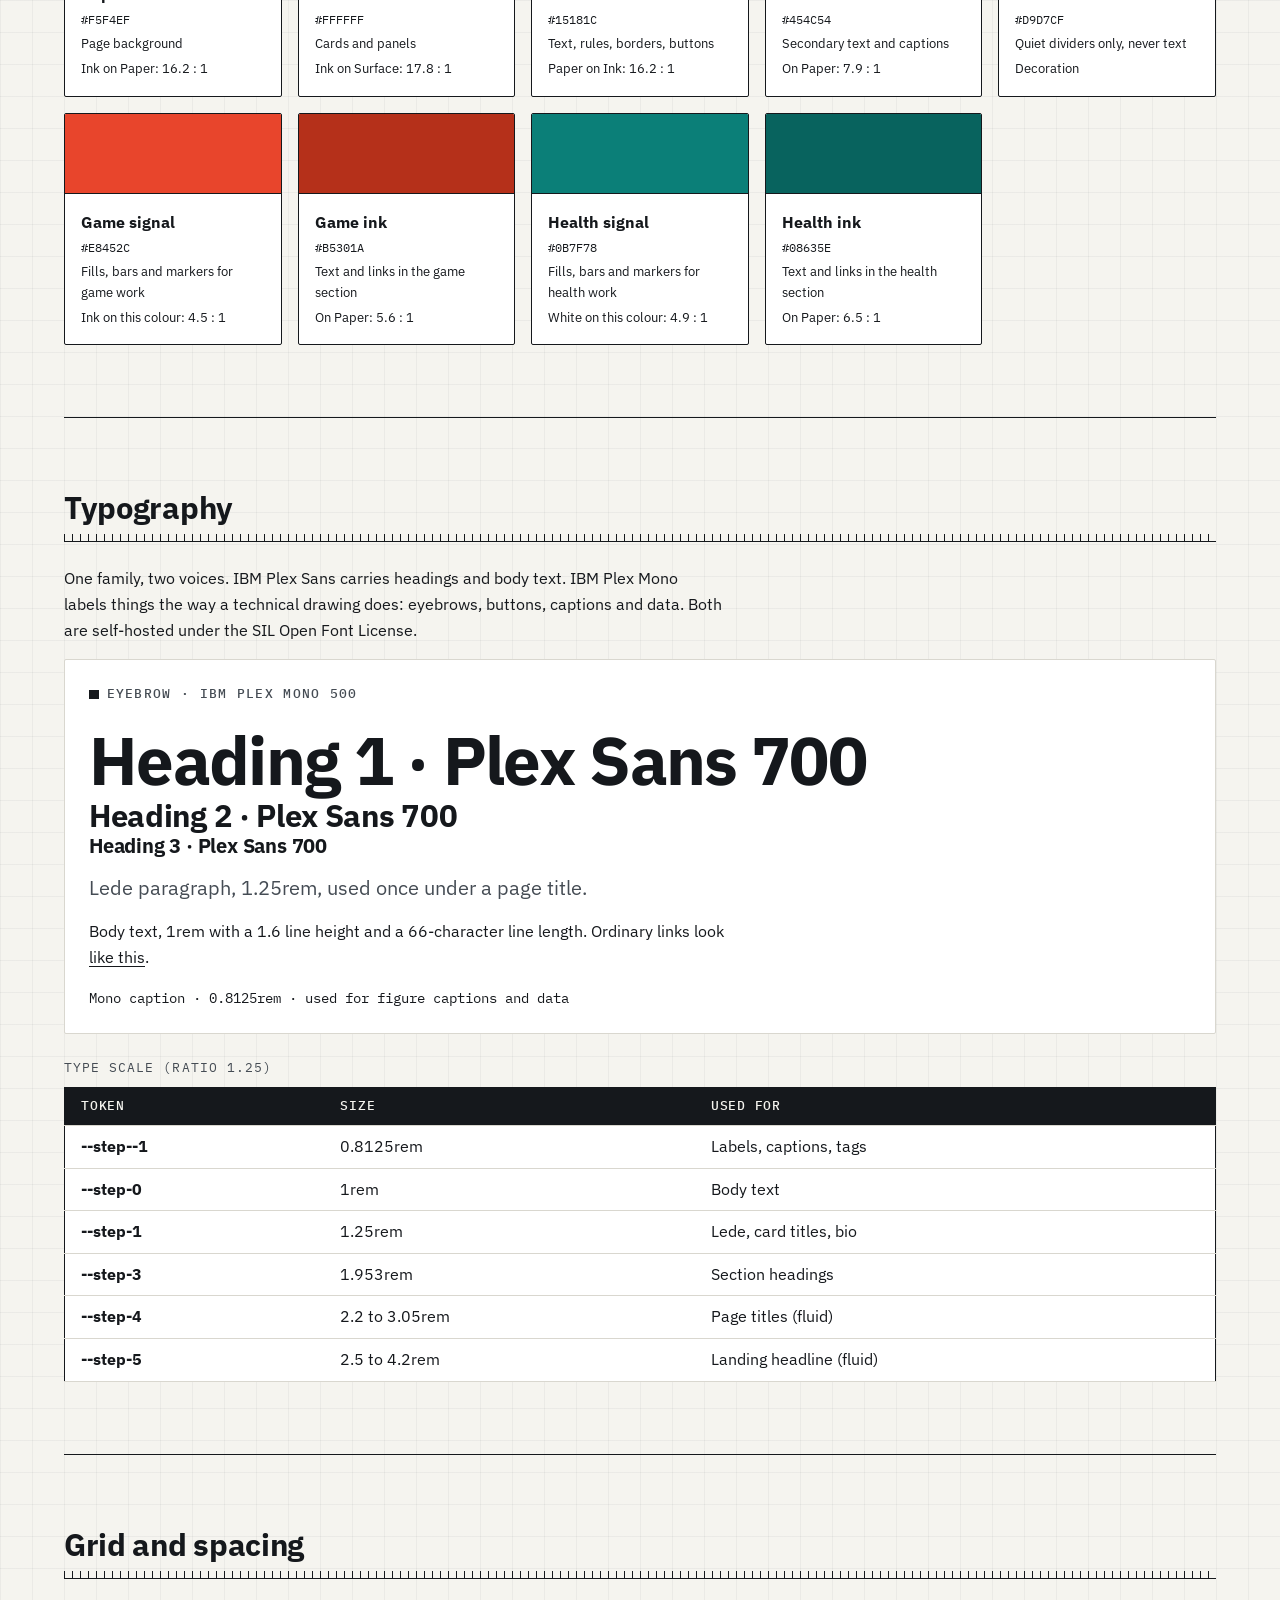
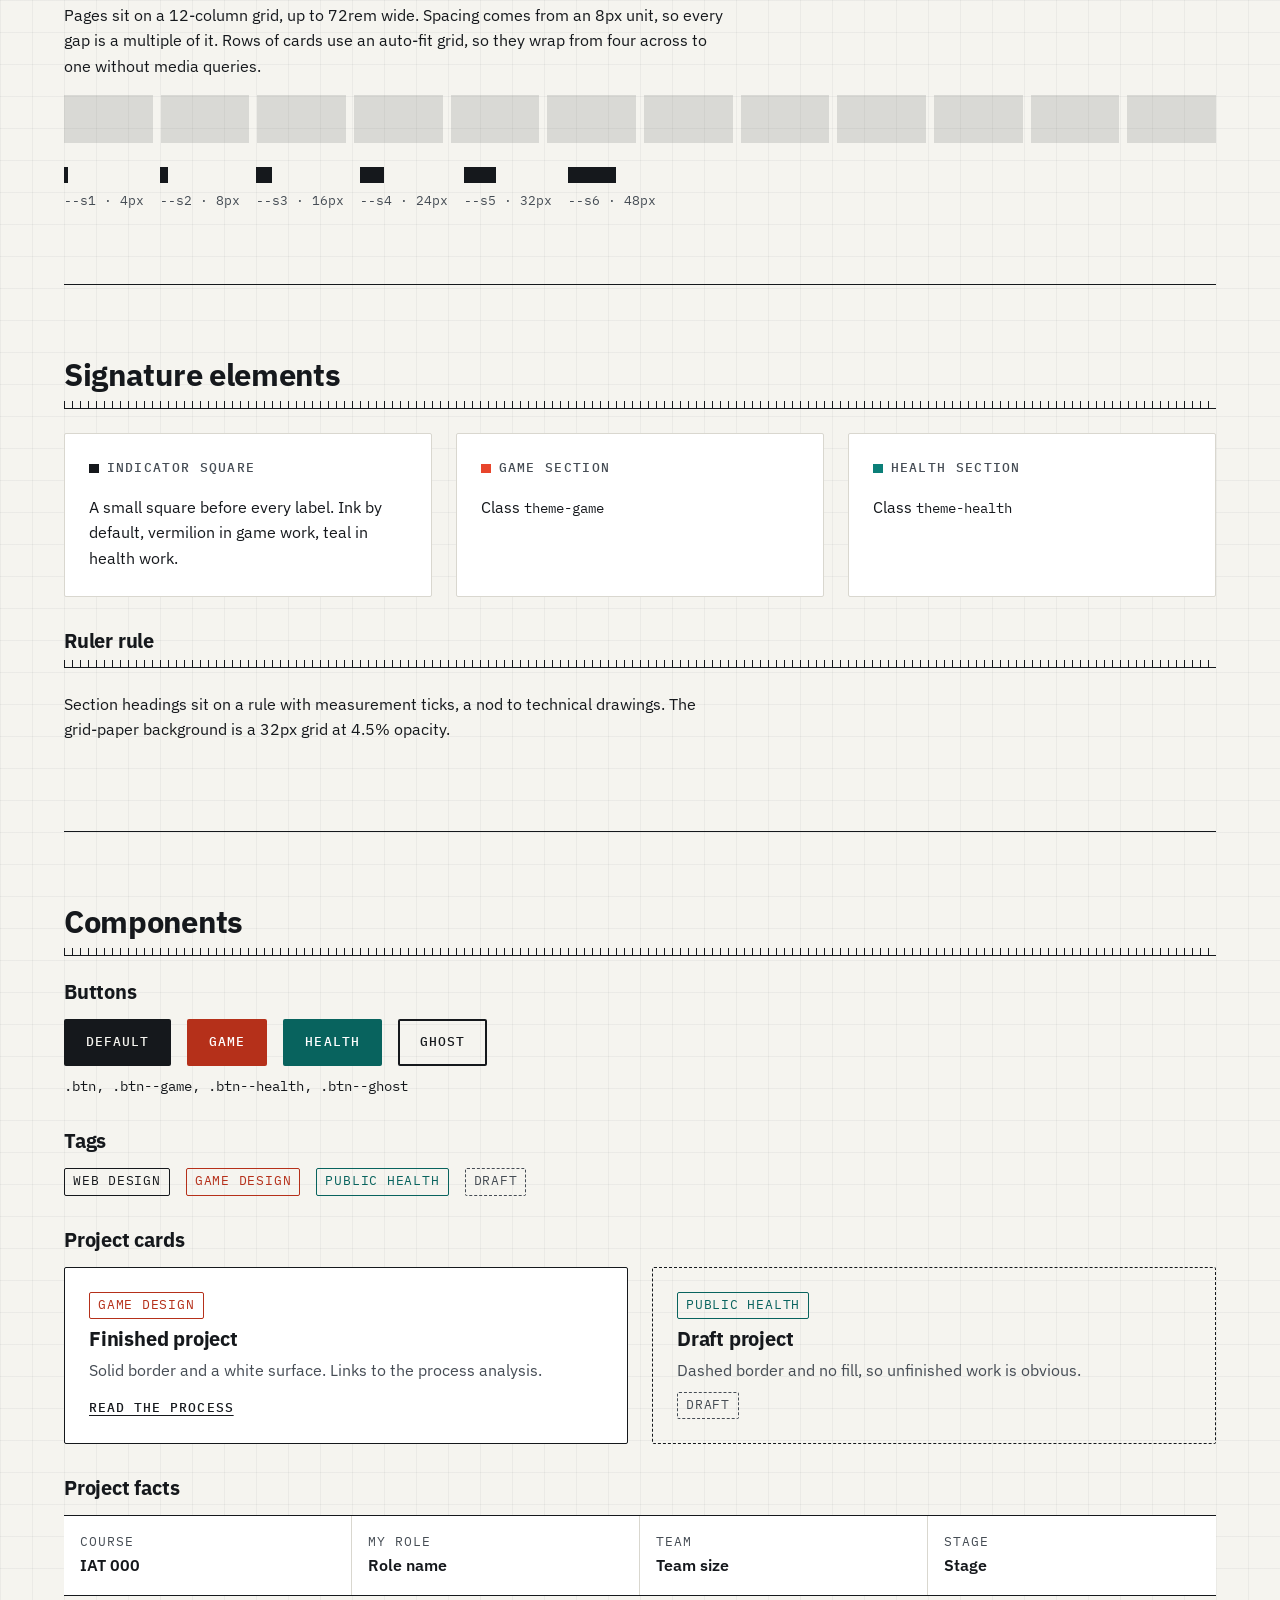
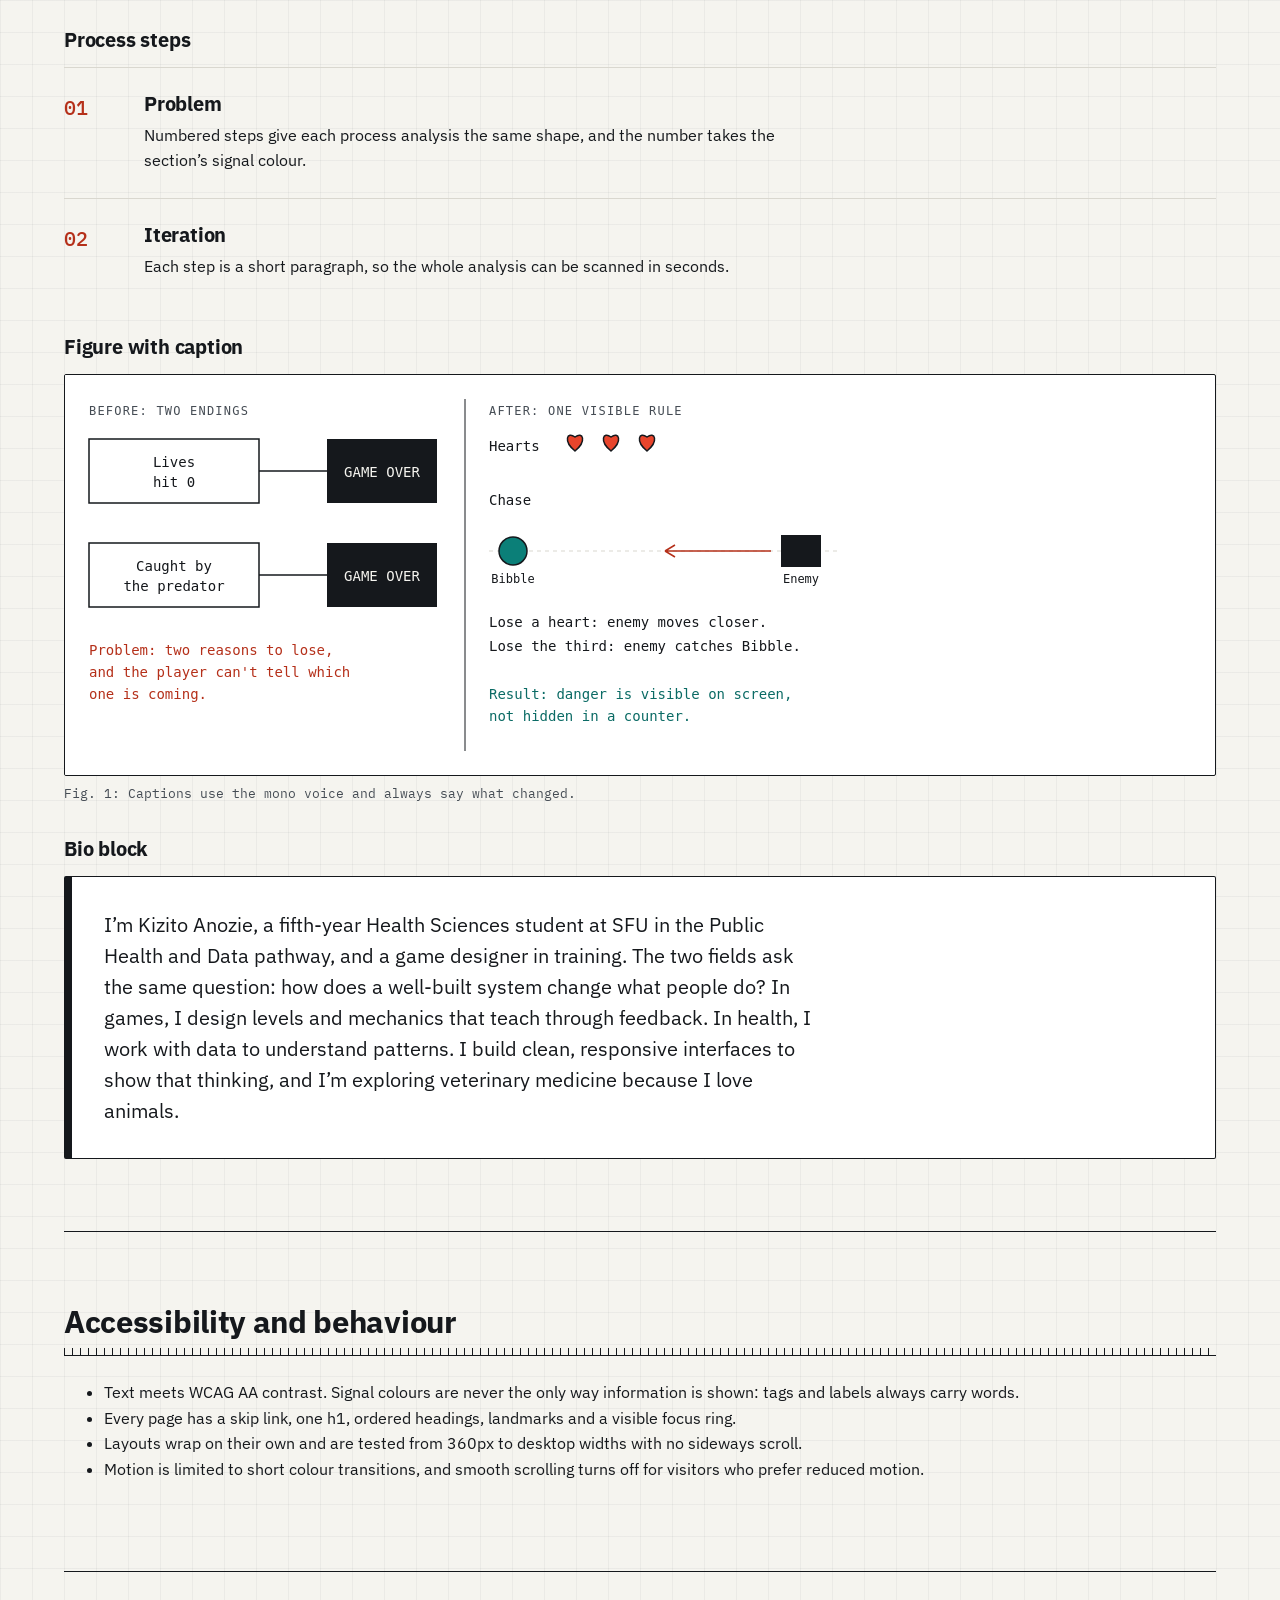
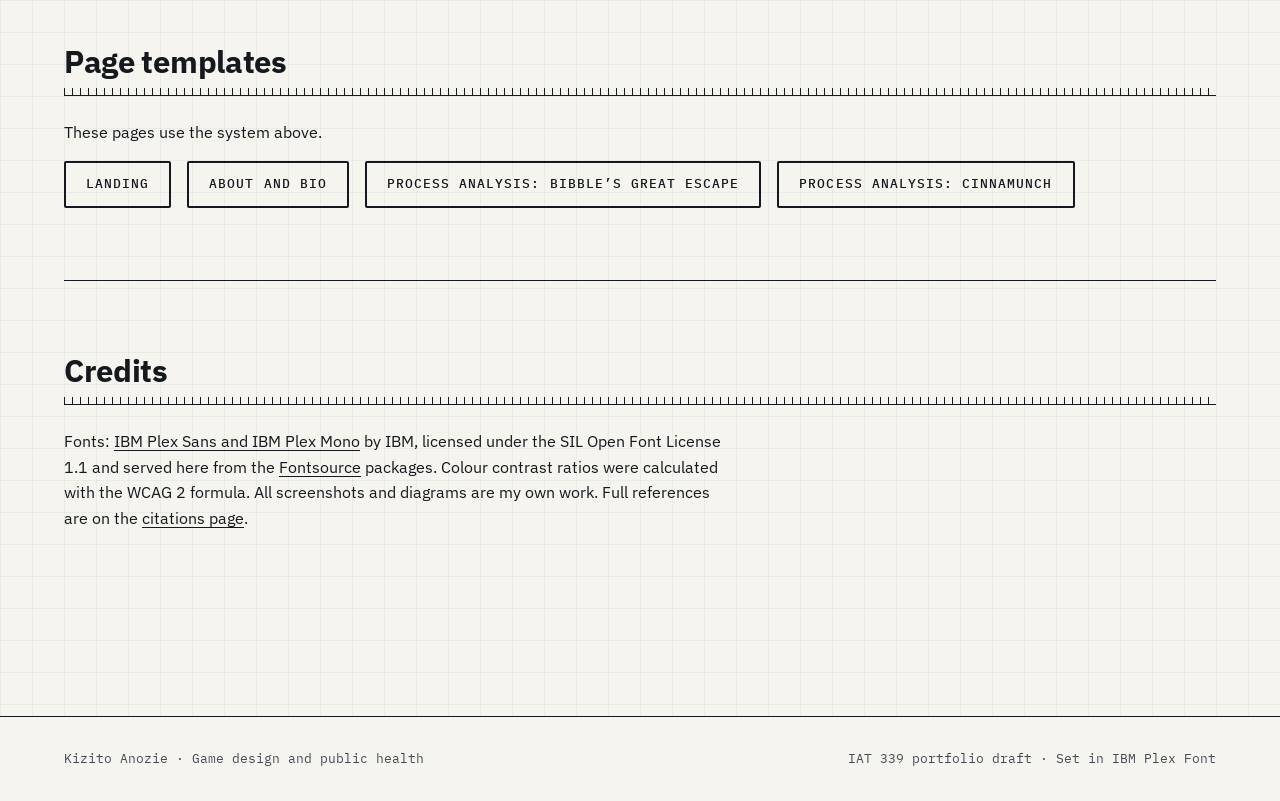
<file: styleguide.html>
<!DOCTYPE html>
<html lang="en">
  <head>
    <meta charset="utf-8">
    <meta name="viewport" content="width=device-width, initial-scale=1.0">
    <title>Style guide | Kizito Anozie</title>
    <meta name="description" content="Visual ethos and style guide for the portfolio of Kizito Anozie.">
    <link rel="stylesheet" href="css/fonts.css">
    <link rel="stylesheet" href="css/main.css">
  </head>
  <body class="">
    <a class="skip-link" href="#main">Skip to main content</a>
    <header class="site-header">
      <div class="wrap">
        <a class="brand" href="index.html">Kizito Anozie</a>
        <nav aria-label="Main">
          <ul class="nav-list">
            <li><a href="index.html#work">Work</a></li>
            <li><a href="about.html">About</a></li>
            <li><a href="styleguide.html" aria-current="page">Style guide</a></li>
            <li><a href="citations.html">Citations</a></li>
          </ul>
        </nav>
      </div>
    </header>
    <main id="main">

      <section class="page-title wrap" aria-labelledby="page-title">
        <p class="eyebrow">Visual ethos · Style guide</p>
        <h1 id="page-title">Clear systems, visible rules.</h1>
        <p class="lede">The visual side of how I present myself: a game designer and public health student who builds systems people can read at a glance.</p>
      </section>

      <section class="wrap" aria-labelledby="ethos-title">
        <h2 class="ruler" id="ethos-title">Ethos</h2>
        <div class="grid-12">
          <div style="grid-column: 1 / -1;" class="stack">
            <p>Game design and public health share a question: when a system is built well, how does it change what people do? My visual language answers it the same way my work does. Rules are visible, structure is shown instead of hidden, and nothing is decorative unless it also explains.</p>
            <p>The look borrows from technical drawing, not from either field’s usual costumes: a visible grid, one type family, measurement ticks, and two signal colours that mark which part of my work you are in.</p>
          </div>
        </div>
        <div class="auto-grid" style="margin-top: var(--s5);">
          <article class="card">
            <h3>Show the structure</h3>
            <p>Grid paper, rules and numbered steps make the system behind each page visible.</p>
          </article>
          <article class="card">
            <h3>One idea per signal</h3>
            <p>Vermilion marks game work and teal marks health work. Everything else stays ink and paper.</p>
          </article>
          <article class="card">
            <h3>Explain, don’t decorate</h3>
            <p>Every line, tick and colour has a job. If it does not help someone read the page, it is removed.</p>
          </article>
        </div>
      </section>

      <section class="section wrap" aria-labelledby="clichess-title">
        <h2 class="ruler" id="clichess-title">Avoiding the stereotypes</h2>
        <div class="dont-do">
          <div>
            <h3>What I am avoiding</h3>
            <ul>
              <li>Pixel fonts, neon glows, controller icons and “press start” copy for games.</li>
              <li>Stethoscopes, crosses, DNA helices and blue gradients for health.</li>
              <li>Stock photos of people pointing at laptops.</li>
            </ul>
          </div>
          <div>
            <h3>What I use instead</h3>
            <ul>
              <li>Plain structure: grids, rules, numbered steps and labelled diagrams.</li>
              <li>My own artifacts as the imagery: diagrams, screenshots and playtest evidence.</li>
              <li>Colour as a signal that tells you where you are, not as decoration.</li>
            </ul>
          </div>
        </div>
      </section>

      <section class="section wrap" aria-labelledby="colour-title">
        <h2 class="ruler" id="colour-title">Colour</h2>
        <p>Neutrals carry the page. The two signal colours are reserved for markers, bars and small fills. Where a signal colour is used for text, the darker “ink” version is used so it passes WCAG AA contrast.</p>
        <div class="swatches">
            <div class="swatch">
              <div class="swatch__chip" style="background: #F5F4EF;"></div>
              <div class="swatch__body">
                <strong>Paper</strong>
                <p class="mono">#F5F4EF</p>
                <p>Page background</p>
                <p>Ink on Paper: 16.2 : 1</p>
              </div>
            </div>
            <div class="swatch">
              <div class="swatch__chip" style="background: #FFFFFF;"></div>
              <div class="swatch__body">
                <strong>Surface</strong>
                <p class="mono">#FFFFFF</p>
                <p>Cards and panels</p>
                <p>Ink on Surface: 17.8 : 1</p>
              </div>
            </div>
            <div class="swatch">
              <div class="swatch__chip" style="background: #15181C;"></div>
              <div class="swatch__body">
                <strong>Ink</strong>
                <p class="mono">#15181C</p>
                <p>Text, rules, borders, buttons</p>
                <p>Paper on Ink: 16.2 : 1</p>
              </div>
            </div>
            <div class="swatch">
              <div class="swatch__chip" style="background: #454C54;"></div>
              <div class="swatch__body">
                <strong>Ink soft</strong>
                <p class="mono">#454C54</p>
                <p>Secondary text and captions</p>
                <p>On Paper: 7.9 : 1</p>
              </div>
            </div>
            <div class="swatch">
              <div class="swatch__chip" style="background: #D9D7CF;"></div>
              <div class="swatch__body">
                <strong>Line</strong>
                <p class="mono">#D9D7CF</p>
                <p>Quiet dividers only, never text</p>
                <p>Decoration</p>
              </div>
            </div>
            <div class="swatch">
              <div class="swatch__chip" style="background: #E8452C;"></div>
              <div class="swatch__body">
                <strong>Game signal</strong>
                <p class="mono">#E8452C</p>
                <p>Fills, bars and markers for game work</p>
                <p>Ink on this colour: 4.5 : 1</p>
              </div>
            </div>
            <div class="swatch">
              <div class="swatch__chip" style="background: #B5301A;"></div>
              <div class="swatch__body">
                <strong>Game ink</strong>
                <p class="mono">#B5301A</p>
                <p>Text and links in the game section</p>
                <p>On Paper: 5.6 : 1</p>
              </div>
            </div>
            <div class="swatch">
              <div class="swatch__chip" style="background: #0B7F78;"></div>
              <div class="swatch__body">
                <strong>Health signal</strong>
                <p class="mono">#0B7F78</p>
                <p>Fills, bars and markers for health work</p>
                <p>White on this colour: 4.9 : 1</p>
              </div>
            </div>
            <div class="swatch">
              <div class="swatch__chip" style="background: #08635E;"></div>
              <div class="swatch__body">
                <strong>Health ink</strong>
                <p class="mono">#08635E</p>
                <p>Text and links in the health section</p>
                <p>On Paper: 6.5 : 1</p>
              </div>
            </div>
        </div>
      </section>

      <section class="section wrap" aria-labelledby="type-title">
        <h2 class="ruler" id="type-title">Typography</h2>
        <p>One family, two voices. IBM Plex Sans carries headings and body text. IBM Plex Mono labels things the way a technical drawing does: eyebrows, buttons, captions and data. Both are self-hosted under the SIL Open Font License.</p>
        <div class="demo stack">
          <p class="eyebrow">Eyebrow · IBM Plex Mono 500</p>
          <p class="demo-h1">Heading 1 · Plex Sans 700</p>
          <p class="demo-h2">Heading 2 · Plex Sans 700</p>
          <p class="demo-h3">Heading 3 · Plex Sans 700</p>
          <p class="lede">Lede paragraph, 1.25rem, used once under a page title.</p>
          <p>Body text, 1rem with a 1.6 line height and a 66-character line length. Ordinary links look <a href="#type-title">like this</a>.</p>
          <p class="mono" style="margin-bottom: 0;">Mono caption · 0.8125rem · used for figure captions and data</p>
        </div>
        <div class="table-scroll" style="margin-top: var(--s4);">
          <table class="spec-table">
            <caption>Type scale (ratio 1.25)</caption>
            <thead><tr><th scope="col">Token</th><th scope="col">Size</th><th scope="col">Used for</th></tr></thead>
            <tbody>
              <tr><th scope="row">--step--1</th><td>0.8125rem</td><td>Labels, captions, tags</td></tr>
              <tr><th scope="row">--step-0</th><td>1rem</td><td>Body text</td></tr>
              <tr><th scope="row">--step-1</th><td>1.25rem</td><td>Lede, card titles, bio</td></tr>
              <tr><th scope="row">--step-3</th><td>1.953rem</td><td>Section headings</td></tr>
              <tr><th scope="row">--step-4</th><td>2.2 to 3.05rem</td><td>Page titles (fluid)</td></tr>
              <tr><th scope="row">--step-5</th><td>2.5 to 4.2rem</td><td>Landing headline (fluid)</td></tr>
            </tbody>
          </table>
        </div>
      </section>

      <section class="section wrap" aria-labelledby="layout-title">
        <h2 class="ruler" id="layout-title">Grid and spacing</h2>
        <p>Pages sit on a 12-column grid, up to 72rem wide. Spacing comes from an 8px unit, so every gap is a multiple of it. Rows of cards use an auto-fit grid, so they wrap from four across to one without media queries.</p>
        <div class="col-demo" aria-hidden="true">
          <span></span><span></span><span></span><span></span><span></span><span></span><span></span><span></span><span></span><span></span><span></span><span></span>
        </div>
        <div class="space-row" style="margin-top: var(--s4);">
          <figure><span style="width: 0.25rem;"></span><figcaption>--s1 · 4px</figcaption></figure>
          <figure><span style="width: 0.5rem;"></span><figcaption>--s2 · 8px</figcaption></figure>
          <figure><span style="width: 1rem;"></span><figcaption>--s3 · 16px</figcaption></figure>
          <figure><span style="width: 1.5rem;"></span><figcaption>--s4 · 24px</figcaption></figure>
          <figure><span style="width: 2rem;"></span><figcaption>--s5 · 32px</figcaption></figure>
          <figure><span style="width: 3rem;"></span><figcaption>--s6 · 48px</figcaption></figure>
        </div>
      </section>

      <section class="section wrap" aria-labelledby="signature-title">
        <h2 class="ruler" id="signature-title">Signature elements</h2>
        <div class="auto-grid">
          <div class="demo">
            <p class="eyebrow">Indicator square</p>
            <p style="margin-bottom: 0;">A small square before every label. Ink by default, vermilion in game work, teal in health work.</p>
          </div>
          <div class="demo theme-game"><p class="eyebrow">Game section</p><p style="margin-bottom: 0;">Class <code>theme-game</code></p></div>
          <div class="demo theme-health"><p class="eyebrow">Health section</p><p style="margin-bottom: 0;">Class <code>theme-health</code></p></div>
        </div>
        <h3 class="ruler" style="margin-top: var(--s5);">Ruler rule</h3>
        <p>Section headings sit on a rule with measurement ticks, a nod to technical drawings. The grid-paper background is a 32px grid at 4.5% opacity.</p>
      </section>

      <section class="section wrap" aria-labelledby="components-title">
        <h2 class="ruler" id="components-title">Components</h2>

        <h3>Buttons</h3>
        <div class="btn-row">
          <a class="btn" href="#components-title">Default</a>
          <a class="btn btn--game" href="#components-title">Game</a>
          <a class="btn btn--health" href="#components-title">Health</a>
          <a class="btn btn--ghost" href="#components-title">Ghost</a>
        </div>
        <p class="mono" style="margin-top: var(--s2);">.btn, .btn--game, .btn--health, .btn--ghost</p>

        <h3 style="margin-top: var(--s5);">Tags</h3>
        <div class="btn-row">
          <span class="tag">Web design</span>
          <span class="tag tag--game">Game design</span>
          <span class="tag tag--health">Public health</span>
          <span class="tag tag--draft">Draft</span>
        </div>

        <h3 style="margin-top: var(--s5);">Project cards</h3>
        <div class="auto-grid">
          <article class="card">
            <span class="tag tag--game">Game design</span>
            <h3>Finished project</h3>
            <p>Solid border and a white surface. Links to the process analysis.</p>
            <a class="card__link" href="#components-title">Read the process</a>
          </article>
          <article class="card card--draft">
            <span class="tag tag--health">Public health</span>
            <h3>Draft project</h3>
            <p>Dashed border and no fill, so unfinished work is obvious.</p>
            <span class="tag tag--draft">Draft</span>
          </article>
        </div>

        <h3 style="margin-top: var(--s5);">Project facts</h3>
        <dl class="meta" style="margin-top: var(--s3);">
          <div><dt>Course</dt><dd>IAT 000</dd></div>
          <div><dt>My role</dt><dd>Role name</dd></div>
          <div><dt>Team</dt><dd>Team size</dd></div>
          <div><dt>Stage</dt><dd>Stage</dd></div>
        </dl>

        <h3 style="margin-top: var(--s5);">Process steps</h3>
        <div class="theme-game">
          <ol class="steps">
            <li><div><h3>Problem</h3><p>Numbered steps give each process analysis the same shape, and the number takes the section’s signal colour.</p></div></li>
            <li><div><h3>Iteration</h3><p>Each step is a short paragraph, so the whole analysis can be scanned in seconds.</p></div></li>
          </ol>
        </div>

        <h3 style="margin-top: var(--s5);">Figure with caption</h3>
        <figure>
          <div class="figure-frame"><img src="img/bibble-fail-states.svg" width="800" height="400" alt="Sample figure: a diagram of merging two fail states into one."></div>
          <figcaption>Fig. 1: Captions use the mono voice and always say what changed.</figcaption>
        </figure>

        <h3 style="margin-top: var(--s5);">Bio block</h3>
        <div class="bio"><p>I’m Kizito Anozie, a fifth-year Health Sciences student at SFU in the Public Health and Data pathway, and a game designer in training. The two fields ask the same question: how does a well-built system change what people do? In games, I design levels and mechanics that teach through feedback. In health, I work with data to understand patterns. I build clean, responsive interfaces to show that thinking, and I’m exploring veterinary medicine because I love animals.</p></div>
      </section>

      <section class="section wrap" aria-labelledby="access-title">
        <h2 class="ruler" id="access-title">Accessibility and behaviour</h2>
        <ul>
          <li>Text meets WCAG AA contrast. Signal colours are never the only way information is shown: tags and labels always carry words.</li>
          <li>Every page has a skip link, one h1, ordered headings, landmarks and a visible focus ring.</li>
          <li>Layouts wrap on their own and are tested from 360px to desktop widths with no sideways scroll.</li>
          <li>Motion is limited to short colour transitions, and smooth scrolling turns off for visitors who prefer reduced motion.</li>
        </ul>
      </section>

      <section class="section wrap" aria-labelledby="templates-title">
        <h2 class="ruler" id="templates-title">Page templates</h2>
        <p>These pages use the system above.</p>
        <div class="btn-row">
          <a class="btn btn--ghost" href="index.html">Landing</a>
          <a class="btn btn--ghost" href="about.html">About and bio</a>
          <a class="btn btn--ghost" href="project-bibble.html">Process analysis: Bibble’s Great Escape</a>
          <a class="btn btn--ghost" href="project-cinnamunch.html">Process analysis: CinnaMunch</a>
        </div>
      </section>

      <section class="section wrap" aria-labelledby="credits-title">
        <h2 class="ruler" id="credits-title">Credits</h2>
        <p>Fonts: <a href="https://github.com/IBM/plex">IBM Plex Sans and IBM Plex Mono</a> by IBM, licensed under the SIL Open Font License 1.1 and served here from the <a href="https://fontsource.org">Fontsource</a> packages. Colour contrast ratios were calculated with the WCAG 2 formula. All screenshots and diagrams are my own work. Full references are on the <a href="citations.html">citations page</a>.</p>
      </section>
    </main>
    <footer class="site-footer">
      <div class="wrap">
        <p>Kizito Anozie · Game design and public health</p>
        <p>IAT 339 portfolio draft · Set in IBM Plex Font</p>
      </div>
    </footer>
  </body>
</html>
</file>
<file: css/fonts.css>
/* IBM Plex Sans and IBM Plex Mono, self-hosted (SIL Open Font License 1.1).
   Source: https://github.com/IBM/plex, files via https://fontsource.org */

@font-face {
  font-family: "IBM Plex Sans";
  font-weight: 400;
  font-style: normal;
  font-display: swap;
  src: url("../fonts/ibm-plex-sans-latin-400-normal.woff2") format("woff2");
}

@font-face {
  font-family: "IBM Plex Sans";
  font-weight: 600;
  font-style: normal;
  font-display: swap;
  src: url("../fonts/ibm-plex-sans-latin-600-normal.woff2") format("woff2");
}

@font-face {
  font-family: "IBM Plex Sans";
  font-weight: 700;
  font-style: normal;
  font-display: swap;
  src: url("../fonts/ibm-plex-sans-latin-700-normal.woff2") format("woff2");
}

@font-face {
  font-family: "IBM Plex Mono";
  font-weight: 400;
  font-style: normal;
  font-display: swap;
  src: url("../fonts/ibm-plex-mono-latin-400-normal.woff2") format("woff2");
}

@font-face {
  font-family: "IBM Plex Mono";
  font-weight: 500;
  font-style: normal;
  font-display: swap;
  src: url("../fonts/ibm-plex-mono-latin-500-normal.woff2") format("woff2");
}
</file>
<file: css/main.css>
/*
  KIZITO ANOZIE PORTFOLIO: VISUAL SYSTEM
  Ethos: clear systems, visible rules.
  Sections: 1 tokens, 2 base, 3 layout, 4 components, 5 page templates, 6 responsive
*/

/*
  CREDITS: fonts (see css/fonts.css)
  This section was learnt by courtesy of:
  - IBM Plex (SIL Open Font License), https://www.ibm.com/plex/
  - Fontsource, for the self-hosted woff2 files, https://fontsource.org
  - MDN, "Web fonts", https://developer.mozilla.org/en-US/docs/Learn_web_development/Core/Text_styling/Web_fonts
*/


/* 1. TOKENS ------------------------------------------------------------ */

/*
  This section was learnt by courtesy of:
  - MDN, "Using CSS custom properties", https://developer.mozilla.org/en-US/docs/Web/CSS/Using_CSS_custom_properties
  - MDN, clamp(), https://developer.mozilla.org/en-US/docs/Web/CSS/clamp
  - WebAIM Contrast Checker (colour pairs), https://webaim.org/resources/contrastchecker/
  - YouTube: Kevin Powell, "Master CSS Custom Properties" (search the title on his channel)
  - Kevin Powell's free CSS Fundamentals, https://css-fundamentals.kevinpowell.co/1-essentials/custom-properties/
*/

:root {
  /* colour */
  --paper: #F5F4EF;
  --surface: #FFFFFF;
  --ink: #15181C;
  --ink-soft: #454C54;
  --line: #D9D7CF;
  --grid: rgba(21, 24, 28, 0.045);

  --game: #E8452C;        /* fills, bars and markers only */
  --game-ink: #B5301A;    /* text and links on paper or white */
  --health: #0B7F78;      /* fills, bars and markers (white text passes on it) */
  --health-ink: #08635E;  /* text and links on paper or white */

  /* type */
  --font-sans: "IBM Plex Sans", "Helvetica Neue", Arial, sans-serif;
  --font-mono: "IBM Plex Mono", "SFMono-Regular", Consolas, monospace;

  --step--1: 0.8125rem;
  --step-0: 1rem;
  --step-1: 1.25rem;
  --step-2: 1.5625rem;
  --step-3: 1.953rem;
  --step-4: clamp(2.2rem, 1.6rem + 2.4vw, 3.052rem);
  --step-5: clamp(2.5rem, 1.7rem + 3.6vw, 4.2rem);

  /* spacing: 8px base unit */
  --s1: 0.25rem;
  --s2: 0.5rem;
  --s3: 1rem;
  --s4: 1.5rem;
  --s5: 2rem;
  --s6: 3rem;
  --s7: 4.5rem;
  --s8: 6rem;

  --measure: 66ch;
  --radius: 2px;
  --page: 72rem;
}


/* 2. BASE -------------------------------------------------------------- */

/*
  This section was learnt by courtesy of:
  - MDN, "The box model", https://developer.mozilla.org/en-US/docs/Learn_web_development/Core/Styling_basics/Box_model
  - MDN, "Using CSS gradients" (grid-paper background), https://developer.mozilla.org/en-US/docs/Web/CSS/CSS_images/Using_CSS_gradients
  - MDN, :focus-visible, https://developer.mozilla.org/en-US/docs/Web/CSS/:focus-visible
  - W3C WAI, "Page Structure" (skip link, landmarks), https://www.w3.org/WAI/tutorials/page-structure/
*/

*, *::before, *::after {
  box-sizing: border-box;
}

html {
  scroll-behavior: smooth;
}

body {
  margin: 0;
  font-family: var(--font-sans);
  font-size: var(--step-0);
  line-height: 1.6;
  color: var(--ink);
  background-color: var(--paper);
  background-image:
    linear-gradient(var(--grid) 1px, transparent 1px),
    linear-gradient(90deg, var(--grid) 1px, transparent 1px);
  background-size: 32px 32px;
}

h1, h2, h3, h4 {
  margin: 0 0 var(--s3);
  font-weight: 700;
  line-height: 1.15;
  letter-spacing: -0.01em;
}

h1 { font-size: var(--step-5); letter-spacing: -0.025em; }
h2 { font-size: var(--step-3); }
h3 { font-size: var(--step-1); }
h4 { font-size: var(--step-0); }

p {
  margin: 0 0 var(--s3);
  max-width: var(--measure);
}

a {
  color: var(--ink);
  text-decoration-thickness: 0.08em;
  text-underline-offset: 0.2em;
}

a:hover {
  text-decoration-thickness: 0.16em;
}

:focus-visible {
  outline: 3px solid var(--ink);
  outline-offset: 3px;
}

img, svg {
  max-width: 100%;
  height: auto;
  display: block;
}

code, .mono {
  font-family: var(--font-mono);
  font-size: 0.9em;
}

.skip-link {
  position: absolute;
  left: var(--s3);
  top: -4rem;
  padding: var(--s2) var(--s3);
  background: var(--ink);
  color: var(--paper);
  z-index: 10;
}

.skip-link:focus {
  top: var(--s3);
}

@media (prefers-reduced-motion: reduce) {
  html { scroll-behavior: auto; }
}


/* 3. LAYOUT ------------------------------------------------------------ */

/*
  This section was learnt by courtesy of:
  - Flexbox Froggy, https://flexboxfroggy.com
  - CSS Grid Garden, https://cssgridgarden.com
  - CSS-Tricks, "A Complete Guide to Flexbox", https://css-tricks.com/snippets/css/a-guide-to-flexbox/
  - CSS-Tricks, "A Complete Guide to CSS Grid", https://css-tricks.com/snippets/css/complete-guide-grid/
  - Every Layout, https://every-layout.dev
  - YouTube: Kevin Powell, "Learn Flexbox the Easy Way" (34 min)
  - YouTube: Kevin Powell, "Learn How to Create a Responsive CSS Grid Layout" (32 min)
  - Kevin Powell, "The magic of auto-fit and auto-fill", https://frontendmasters.com/tutorials/kevin-powell/auto-fit-auto-fill/
*/

.wrap {
  width: min(100% - 2 * var(--s4), var(--page));
  margin-inline: auto;
}

.section {
  padding-block: var(--s7);
  border-top: 1px solid var(--ink);
}

.section--tight {
  padding-block: var(--s6);
}

.grid-12 {
  display: grid;
  grid-template-columns: repeat(12, 1fr);
  gap: var(--s4);
}

/* a row of boxes that wrap on their own, no media query needed */
.auto-grid {
  display: grid;
  grid-template-columns: repeat(auto-fit, minmax(min(100%, 16rem), 1fr));
  gap: var(--s4);
}

.stack > * + * {
  margin-top: var(--s3);
}


/* 4. COMPONENTS -------------------------------------------------------- */

/*
  This section was learnt by courtesy of:
  - MDN, "Positioning", https://developer.mozilla.org/en-US/docs/Learn_web_development/Core/CSS_layout/Positioning
  - MDN, "Using CSS counters" (numbered steps), https://developer.mozilla.org/en-US/docs/Web/CSS/CSS_counter_styles/Using_CSS_counters
  - MDN, "Pseudo-classes and pseudo-elements" (::before, ::after), https://developer.mozilla.org/en-US/docs/Learn_web_development/Core/Styling_basics/Pseudo_classes_and_elements
  - WebAIM / W3C WAI, "Images" (alt text), https://www.w3.org/WAI/tutorials/images/
*/

/* header and navigation */
.site-header {
  border-bottom: 1px solid var(--ink);
  background: var(--paper);
}

.site-header .wrap {
  display: flex;
  flex-wrap: wrap;
  align-items: center;
  justify-content: space-between;
  gap: var(--s2) var(--s5);
  padding-block: var(--s3);
}

.brand {
  font-weight: 700;
  font-size: var(--step-1);
  text-decoration: none;
  letter-spacing: -0.01em;
}

.nav-list {
  display: flex;
  flex-wrap: wrap;
  gap: var(--s1) var(--s4);
  margin: 0;
  padding: 0;
  list-style: none;
}

.nav-list a {
  display: inline-block;
  padding-block: var(--s1);
  font-family: var(--font-mono);
  font-size: var(--step--1);
  text-transform: uppercase;
  letter-spacing: 0.08em;
  text-decoration: none;
  border-bottom: 2px solid transparent;
}

.nav-list a:hover {
  border-bottom-color: var(--ink);
}

.nav-list a[aria-current] {
  border-bottom-color: var(--ink);
  font-weight: 500;
}

/* eyebrow label with the signature indicator square */
.eyebrow {
  display: flex;
  align-items: center;
  gap: var(--s2);
  margin: 0 0 var(--s3);
  font-family: var(--font-mono);
  font-size: var(--step--1);
  font-weight: 500;
  text-transform: uppercase;
  letter-spacing: 0.1em;
  color: var(--ink-soft);
}

.eyebrow::before {
  content: "";
  width: 0.6rem;
  height: 0.6rem;
  flex: none;
  background: var(--ink);
}

.theme-game .eyebrow::before   { background: var(--game); }
.theme-health .eyebrow::before { background: var(--health); }

.lede {
  font-size: var(--step-1);
  line-height: 1.5;
  color: var(--ink-soft);
}

/* ruler rule: a heading underline with measurement ticks */
.ruler {
  position: relative;
  padding-bottom: var(--s3);
  margin-bottom: var(--s4);
}

.ruler::after {
  content: "";
  position: absolute;
  left: 0;
  right: 0;
  bottom: 0;
  height: 0.5rem;
  background:
    repeating-linear-gradient(90deg, var(--ink) 0 1px, transparent 1px 0.5rem) bottom / 100% 0.5rem no-repeat,
    linear-gradient(var(--ink), var(--ink)) bottom / 100% 1px no-repeat;
}

/* buttons */
.btn {
  display: inline-block;
  padding: 0.7rem 1.25rem;
  font-family: var(--font-mono);
  font-size: var(--step--1);
  font-weight: 500;
  text-transform: uppercase;
  letter-spacing: 0.08em;
  text-decoration: none;
  color: var(--paper);
  background: var(--ink);
  border: 2px solid var(--ink);
  border-radius: var(--radius);
  transition: background-color 0.15s ease, color 0.15s ease;
}

.btn:hover {
  background: transparent;
  color: var(--ink);
}

.btn--game {
  background: var(--game-ink);
  border-color: var(--game-ink);
  color: #fff;
}

.btn--game:hover {
  background: transparent;
  color: var(--game-ink);
}

.btn--health {
  background: var(--health-ink);
  border-color: var(--health-ink);
  color: #fff;
}

.btn--health:hover {
  background: transparent;
  color: var(--health-ink);
}

.btn--ghost {
  background: transparent;
  color: var(--ink);
}

.btn--ghost:hover {
  background: var(--ink);
  color: var(--paper);
}

.btn-row {
  display: flex;
  flex-wrap: wrap;
  gap: var(--s3);
}

/* tags */
.tag {
  display: inline-block;
  padding: 0.15rem 0.5rem;
  font-family: var(--font-mono);
  font-size: var(--step--1);
  text-transform: uppercase;
  letter-spacing: 0.06em;
  border: 1px solid currentColor;
  border-radius: var(--radius);
}

.tag--game   { color: var(--game-ink); }
.tag--health { color: var(--health-ink); }
.tag--draft  { color: var(--ink-soft); border-style: dashed; }

/* two doors on the landing page */
.doors {
  display: grid;
  grid-template-columns: repeat(auto-fit, minmax(min(100%, 20rem), 1fr));
  gap: var(--s4);
}

.door {
  display: flex;
  flex-direction: column;
  gap: var(--s3);
  padding: var(--s5);
  background: var(--surface);
  border: 1px solid var(--ink);
  border-top-width: 0.5rem;
  border-radius: var(--radius);
}

.door p { flex-grow: 1; }

.door--game   { border-top-color: var(--game); }
.door--health { border-top-color: var(--health); }

/* project cards */
.card {
  display: flex;
  flex-direction: column;
  gap: var(--s2);
  padding: var(--s4);
  background: var(--surface);
  border: 1px solid var(--ink);
  border-radius: var(--radius);
}

.card h3 { margin: 0; }

.card > .tag {
  align-self: flex-start;
}

.card p {
  flex-grow: 1;
  margin: 0;
  color: var(--ink-soft);
}

.card__link {
  font-family: var(--font-mono);
  font-size: var(--step--1);
  text-transform: uppercase;
  letter-spacing: 0.08em;
  font-weight: 500;
}

.card--draft {
  background: transparent;
  border-style: dashed;
}

/* project facts as a definition list */
.meta {
  display: grid;
  grid-template-columns: repeat(auto-fit, minmax(10rem, 1fr));
  gap: 0;
  margin: var(--s5) 0 0;
  border-top: 1px solid var(--ink);
  border-bottom: 1px solid var(--ink);
  background: var(--surface);
}

.meta div {
  padding: var(--s3);
  border-right: 1px solid var(--line);
}

.meta div:last-child { border-right: 0; }

.meta dt {
  font-family: var(--font-mono);
  font-size: var(--step--1);
  text-transform: uppercase;
  letter-spacing: 0.08em;
  color: var(--ink-soft);
}

.meta dd {
  margin: 0;
  font-weight: 600;
}

/* numbered process steps */
.steps {
  margin: 0;
  padding: 0;
  list-style: none;
  counter-reset: step;
}

.steps > li {
  position: relative;
  display: grid;
  grid-template-columns: 4rem minmax(0, 1fr);
  gap: var(--s3);
  padding-block: var(--s4);
  border-top: 1px solid var(--line);
  counter-increment: step;
}

.steps > li::before {
  content: counter(step, decimal-leading-zero);
  font-family: var(--font-mono);
  font-size: var(--step-1);
  font-weight: 500;
  color: var(--ink-soft);
}

.theme-game .steps > li::before   { color: var(--game-ink); }
.theme-health .steps > li::before { color: var(--health-ink); }

.steps h3 {
  margin-bottom: var(--s2);
}

.steps p:last-child { margin-bottom: 0; }

/* figures */
figure {
  margin: 0;
}

figcaption {
  margin-top: var(--s2);
  font-family: var(--font-mono);
  font-size: var(--step--1);
  color: var(--ink-soft);
}

.figure-frame {
  border: 1px solid var(--ink);
  background: var(--surface);
  border-radius: var(--radius);
  overflow: hidden;
}

.compare {
  display: grid;
  grid-template-columns: repeat(auto-fit, minmax(min(100%, 18rem), 1fr));
  gap: var(--s4);
  align-items: start;
}

/* bio block */
.bio {
  padding: var(--s5);
  background: var(--surface);
  border: 1px solid var(--ink);
  border-left-width: 0.5rem;
  border-radius: var(--radius);
}

.bio p {
  font-size: var(--step-1);
  line-height: 1.55;
  max-width: 60ch;
  margin: 0;
}

/* footer */
.site-footer {
  margin-top: var(--s8);
  padding-block: var(--s5);
  border-top: 1px solid var(--ink);
  background: var(--paper);
  font-family: var(--font-mono);
  font-size: var(--step--1);
  color: var(--ink-soft);
}

.site-footer .wrap {
  display: flex;
  flex-wrap: wrap;
  justify-content: space-between;
  gap: var(--s2) var(--s5);
}

.site-footer p { margin: 0; max-width: none; }


/* 5. PAGE TEMPLATES ---------------------------------------------------- */

/*
  This section was learnt by courtesy of:
  - MDN, "Specificity", https://developer.mozilla.org/en-US/docs/Web/CSS/CSS_cascade/Specificity
  - MDN, "Pseudo-classes and pseudo-elements", https://developer.mozilla.org/en-US/docs/Learn_web_development/Core/Styling_basics/Pseudo_classes_and_elements
  - Every Layout (reusable layout patterns), https://every-layout.dev
  - W3C Nu HTML Checker (validation), https://validator.w3.org/nu/
*/

.hero {
  padding-block: var(--s7) var(--s6);
}

.hero h1 {
  max-width: 18ch;
}

.hero .lede {
  max-width: 54ch;
}

.page-title {
  padding-block: var(--s7) var(--s5);
}

.page-title h1 {
  font-size: var(--step-4);
  max-width: 24ch;
}

.analysis {
  max-width: 48rem;
}

/* style guide only */
.swatches {
  display: grid;
  grid-template-columns: repeat(auto-fit, minmax(min(100%, 13rem), 1fr));
  gap: var(--s3);
}

.swatch {
  background: var(--surface);
  border: 1px solid var(--ink);
  border-radius: var(--radius);
  overflow: hidden;
}

.swatch__chip {
  height: 5rem;
  border-bottom: 1px solid var(--ink);
}

.swatch__body {
  padding: var(--s3);
  font-size: var(--step--1);
}

.swatch__body strong {
  display: block;
  font-size: var(--step-0);
}

.swatch__body p {
  margin: var(--s1) 0 0;
}

.spec-table {
  width: 100%;
  border-collapse: collapse;
  background: var(--surface);
  border: 1px solid var(--ink);
}

.spec-table caption {
  text-align: left;
  padding-bottom: var(--s2);
  font-family: var(--font-mono);
  font-size: var(--step--1);
  text-transform: uppercase;
  letter-spacing: 0.08em;
  color: var(--ink-soft);
}

.spec-table th,
.spec-table td {
  padding: var(--s2) var(--s3);
  text-align: left;
  vertical-align: top;
  border-bottom: 1px solid var(--line);
}

.spec-table thead th {
  background: var(--ink);
  color: var(--paper);
  font-family: var(--font-mono);
  font-size: var(--step--1);
  font-weight: 500;
  text-transform: uppercase;
  letter-spacing: 0.06em;
}

.table-scroll {
  overflow-x: auto;
}

.demo {
  padding: var(--s4);
  background: var(--surface);
  border: 1px solid var(--line);
  border-radius: var(--radius);
}

.dont-do {
  display: grid;
  grid-template-columns: repeat(auto-fit, minmax(min(100%, 20rem), 1fr));
  gap: var(--s4);
}

.dont-do > div {
  padding: var(--s4);
  background: var(--surface);
  border: 1px solid var(--ink);
  border-radius: var(--radius);
}

.dont-do ul {
  margin: 0;
  padding-left: 1.2rem;
}

.col-demo {
  display: grid;
  grid-template-columns: repeat(12, 1fr);
  gap: var(--s2);
}

.col-demo span {
  height: 3rem;
  background: var(--ink);
  opacity: 0.12;
}

.space-row {
  display: flex;
  flex-wrap: wrap;
  align-items: flex-end;
  gap: var(--s3);
}

.space-row span {
  display: block;
  background: var(--ink);
  height: 1rem;
}

.space-row figure { text-align: left; }


/* type specimens that look like headings but are not headings, so the guide keeps a clean outline */
.demo-h1, .demo-h2, .demo-h3 {
  margin: 0;
  max-width: none;
  font-weight: 700;
  line-height: 1.15;
}

.demo-h1 { font-size: var(--step-5); letter-spacing: -0.025em; }
.demo-h2 { font-size: var(--step-3); letter-spacing: -0.01em; }
.demo-h3 { font-size: var(--step-1); letter-spacing: -0.01em; }


/* Citations page: hanging-indent reference list, long URLs wrap instead of scrolling sideways */
.cite-list {
  list-style: none;
  padding: 0;
  display: grid;
  gap: var(--s3);
  max-width: var(--measure);
}

.cite-list li {
  padding-left: var(--s4);
  text-indent: calc(-1 * var(--s4));
  overflow-wrap: anywhere;
}


/* 6. RESPONSIVE -------------------------------------------------------- */

/*
  This section was learnt by courtesy of:
  - web.dev, "Learn Responsive Design", https://web.dev/learn/design
  - MDN, "Using media queries", https://developer.mozilla.org/en-US/docs/Web/CSS/CSS_media_queries/Using_media_queries
  - MDN, prefers-reduced-motion, https://developer.mozilla.org/en-US/docs/Web/CSS/@media/prefers-reduced-motion
*/

@media (max-width: 40em) {
  .section { padding-block: var(--s6); }
  .hero { padding-block: var(--s6) var(--s5); }
  .door, .bio { padding: var(--s4); }
  .steps > li { grid-template-columns: 1fr; gap: var(--s1); }
  .meta div { border-right: 0; border-bottom: 1px solid var(--line); }
  .meta div:last-child { border-bottom: 0; }
}
</file>
